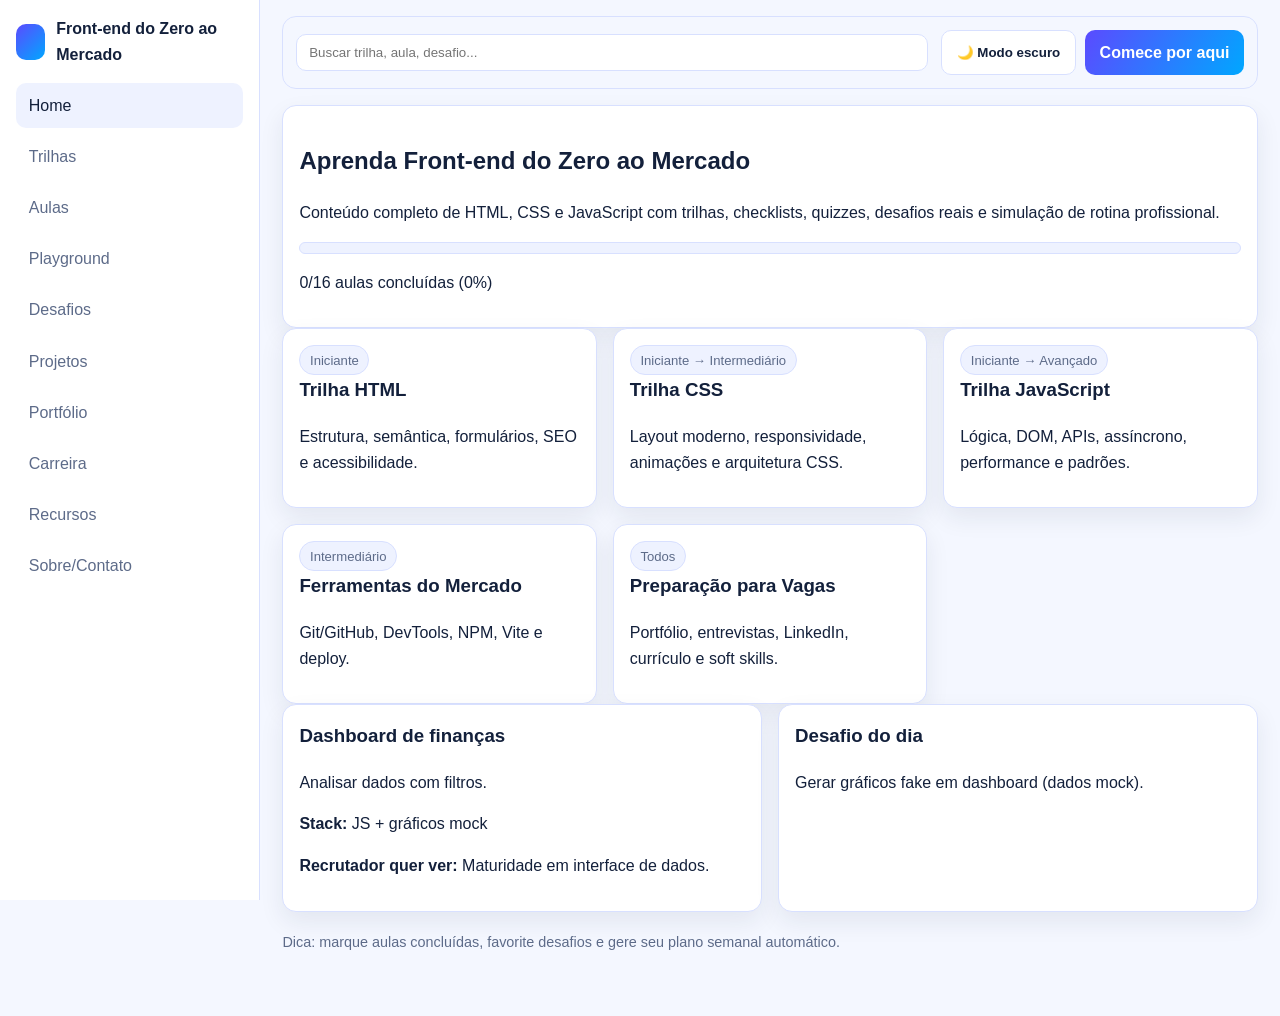
<file: index.html>
<!doctype html>
<html lang="pt-BR">
<head>
  <meta charset="UTF-8">
  <meta name="viewport" content="width=device-width, initial-scale=1.0">
  <meta name="description" content="Plataforma Front-end do Zero ao Mercado com trilhas, aulas, desafios e projetos.">
  <title>Front-end do Zero ao Mercado</title>
  <link rel="stylesheet" href="assets/css/styles.css">
</head>
<body>
  <div class="layout">
    <aside class="sidebar">
      <div class="brand"><span class="brand-badge"></span>Front-end do Zero ao Mercado</div>
      <nav class="nav-links">
        <a href="index.html">Home</a><a href="trilhas.html">Trilhas</a><a href="aulas.html">Aulas</a><a href="playground.html">Playground</a><a href="desafios.html">Desafios</a><a href="projetos.html">Projetos</a><a href="portfolio.html">Portfólio</a><a href="carreira.html">Carreira</a><a href="recursos.html">Recursos</a><a href="sobre.html">Sobre/Contato</a>
      </nav>
    </aside>
    <main class="content">
      <header class="topbar">
        <div class="search"><input id="globalSearch" placeholder="Buscar trilha, aula, desafio..."></div>
        <div class="inline-actions"><button id="themeToggle">🌙 Modo escuro</button><a class="button primary" href="trilhas.html">Comece por aqui</a></div>
      </header>

      <section class="card">
        <h1>Aprenda Front-end do Zero ao Mercado</h1>
        <p>Conteúdo completo de HTML, CSS e JavaScript com trilhas, checklists, quizzes, desafios reais e simulação de rotina profissional.</p>
        <div class="progress-wrap"><div class="progress-bar" data-progress-bar></div></div>
        <p data-progress-label></p>
      </section>

      <section class="grid cards-3" id="homeTracks"></section>

      <section class="grid cards-2">
        <article class="card" id="projectWeek"></article>
        <article class="card" id="challengeDay"></article>
      </section>

      <p class="footer-note">Dica: marque aulas concluídas, favorite desafios e gere seu plano semanal automático.</p>
    </main>
  </div>
  <script src="assets/js/data.js"></script>
  <script src="assets/js/main.js"></script>
  <script src="assets/js/pages.js"></script>
</body>
</html>
</file>
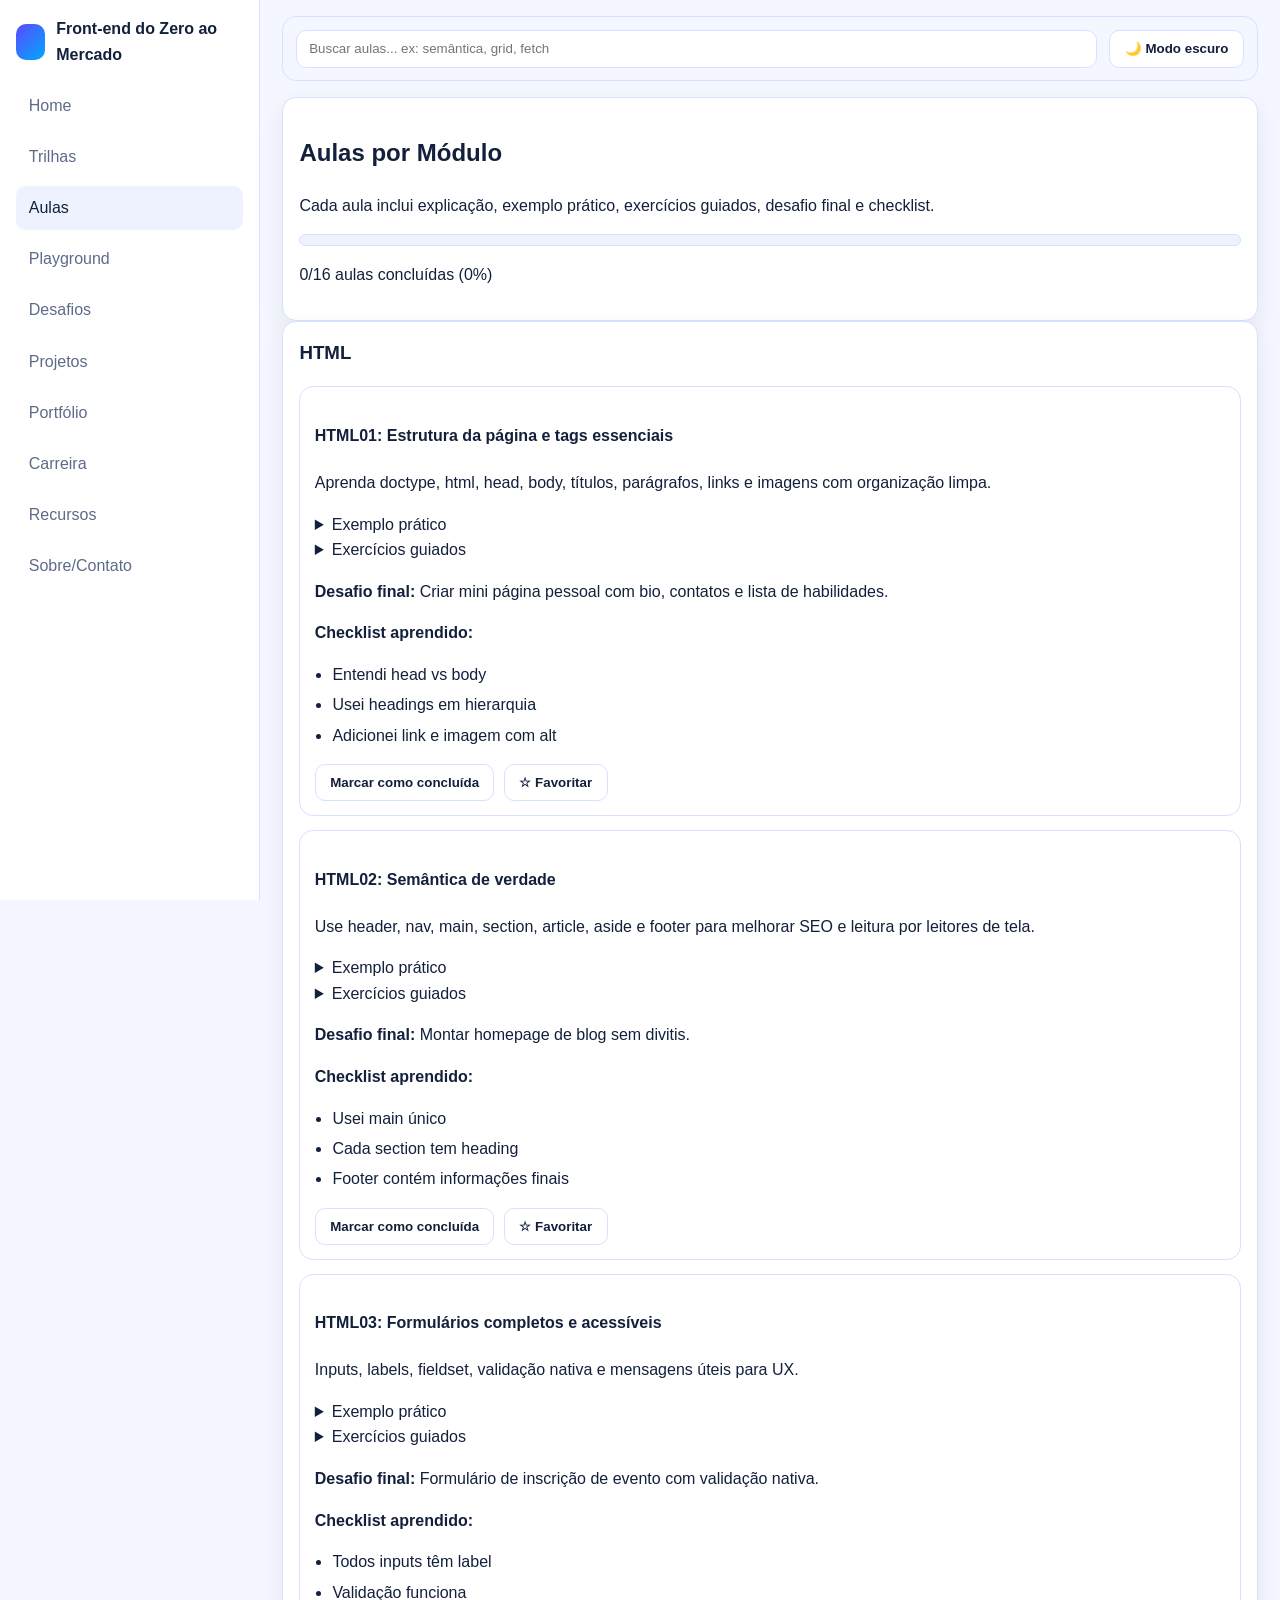
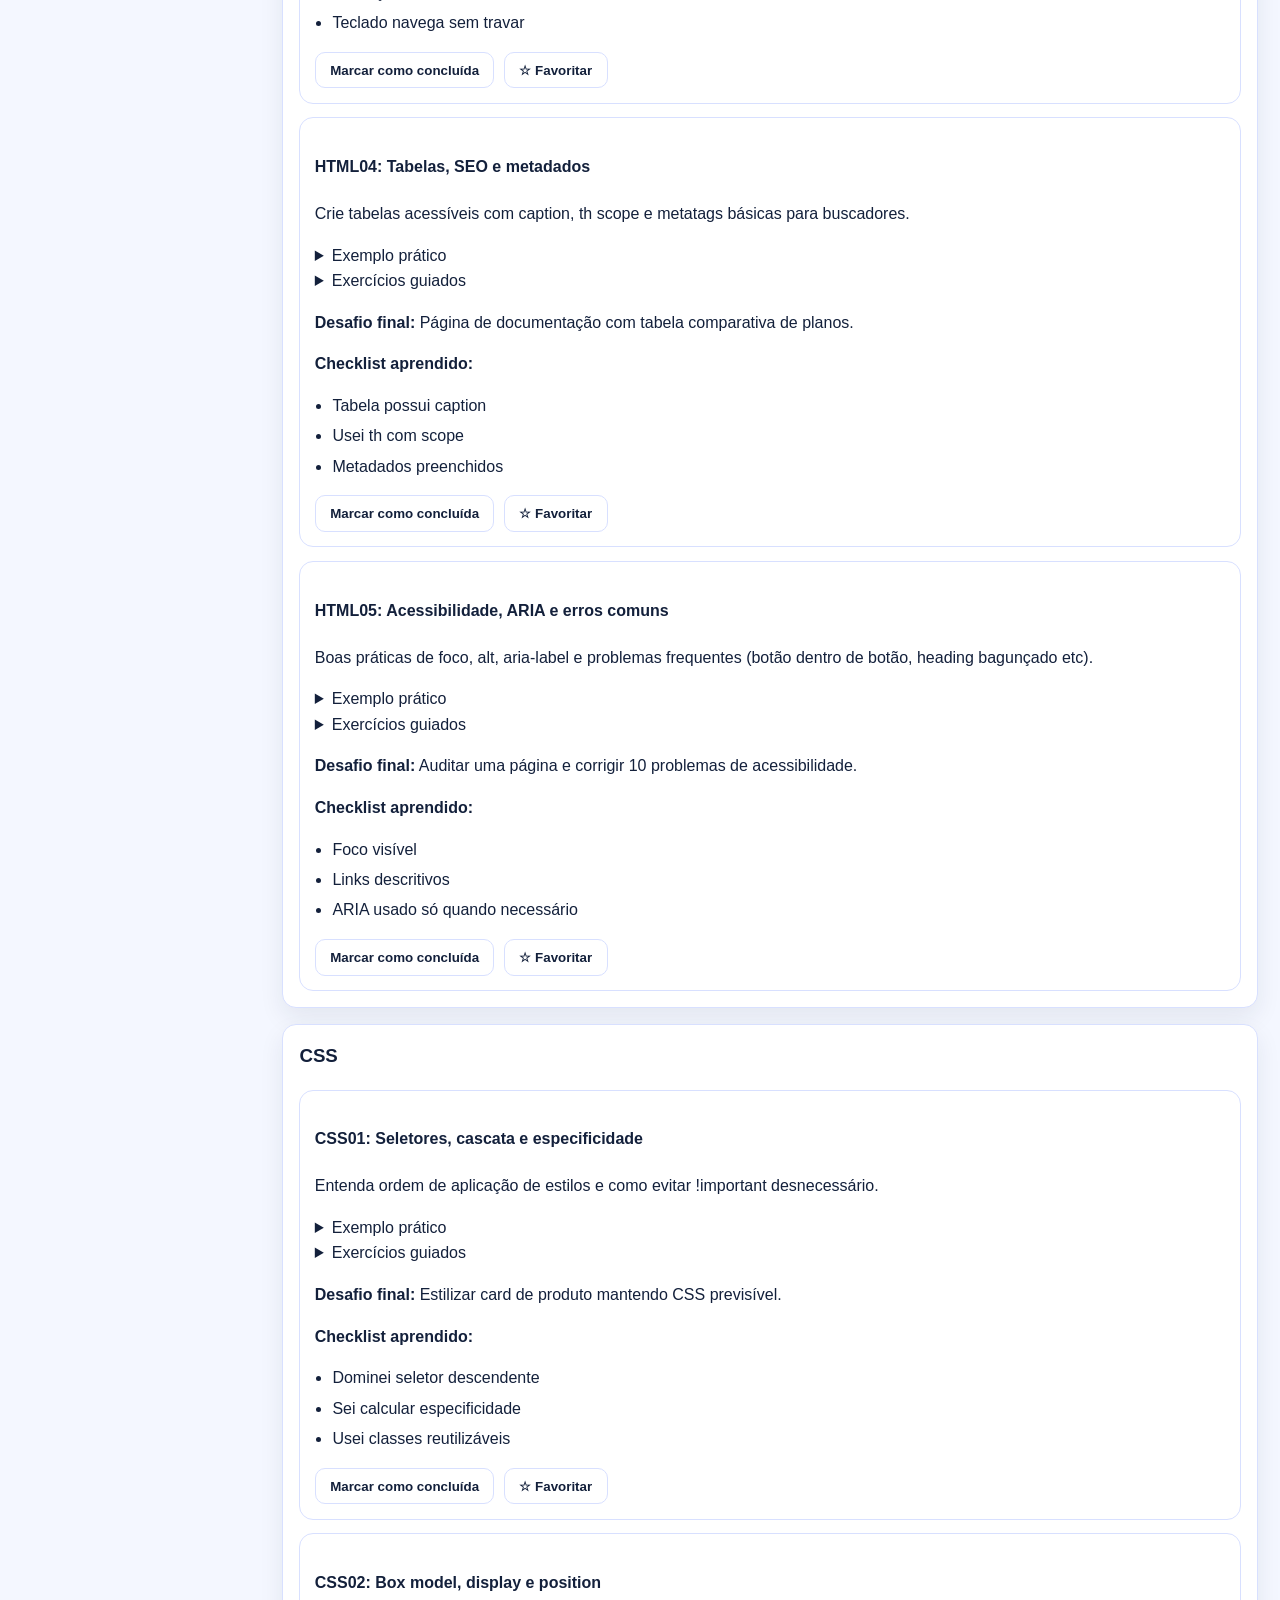
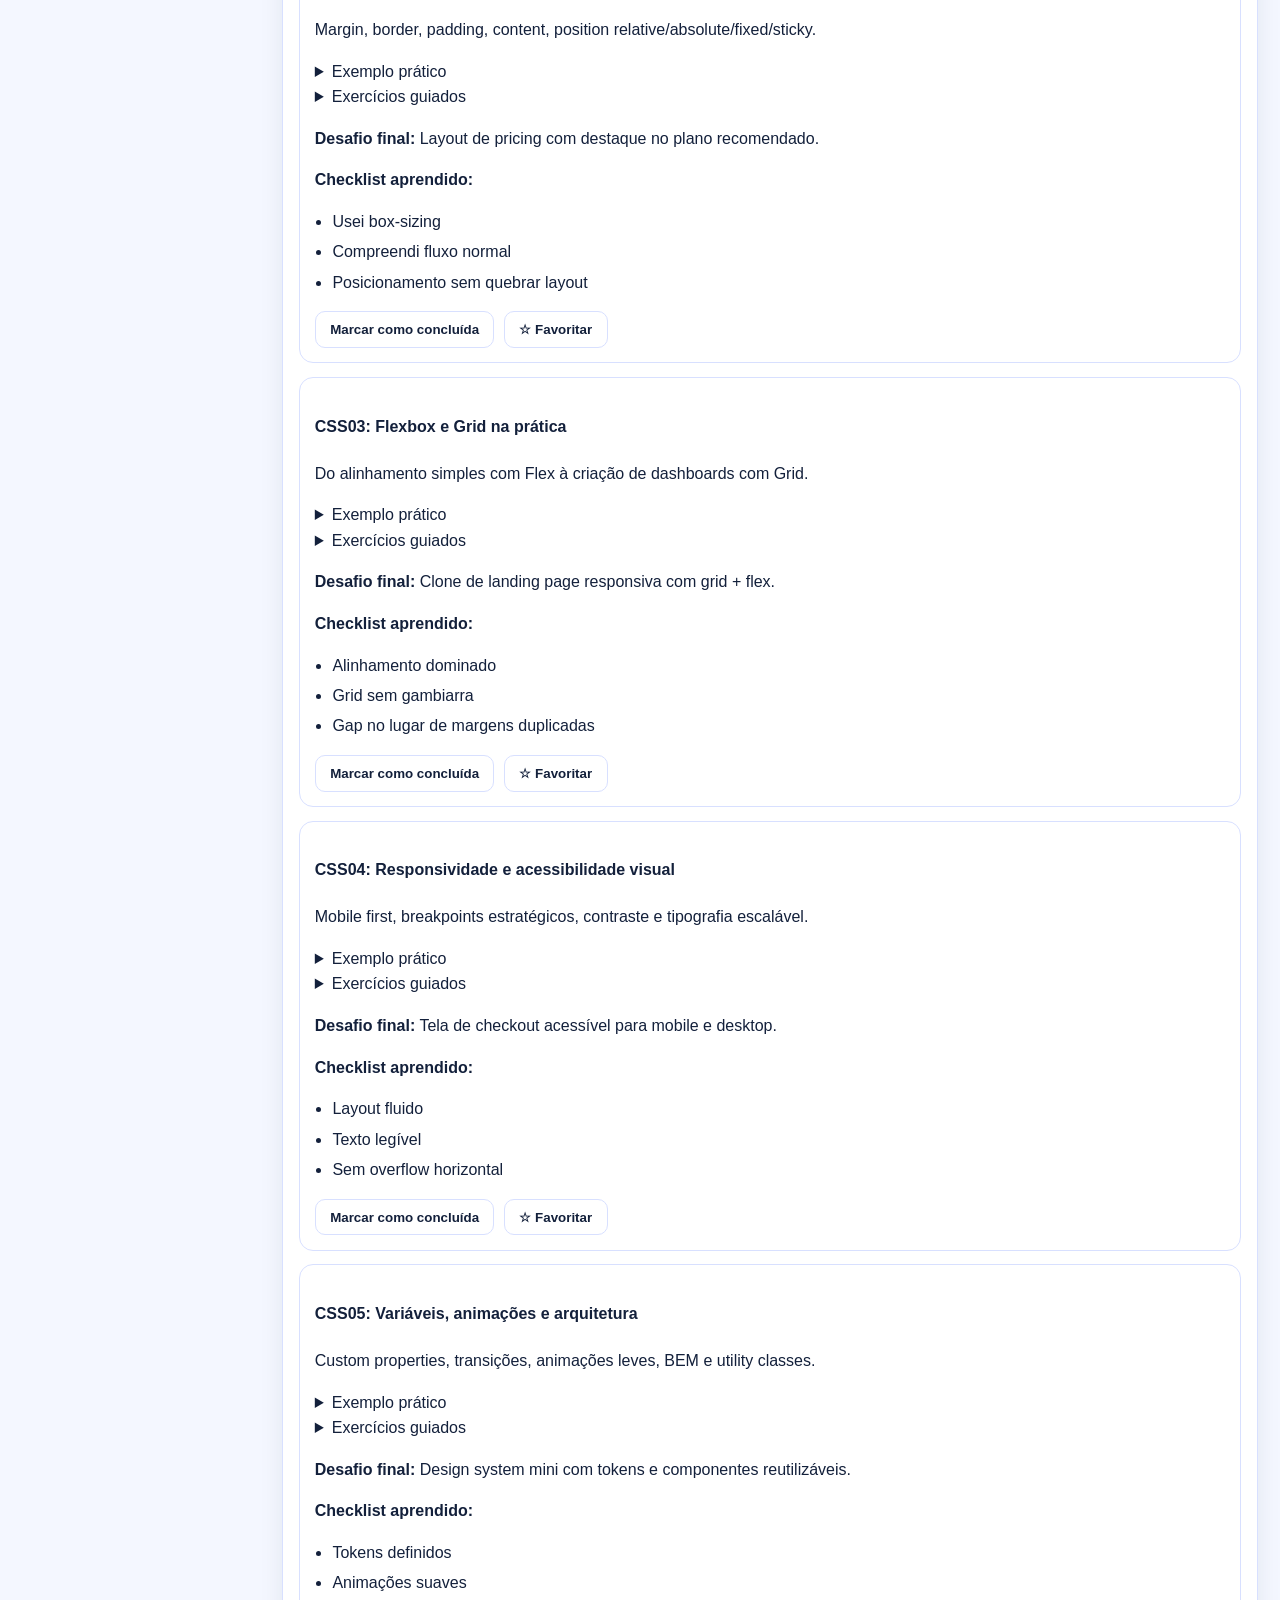
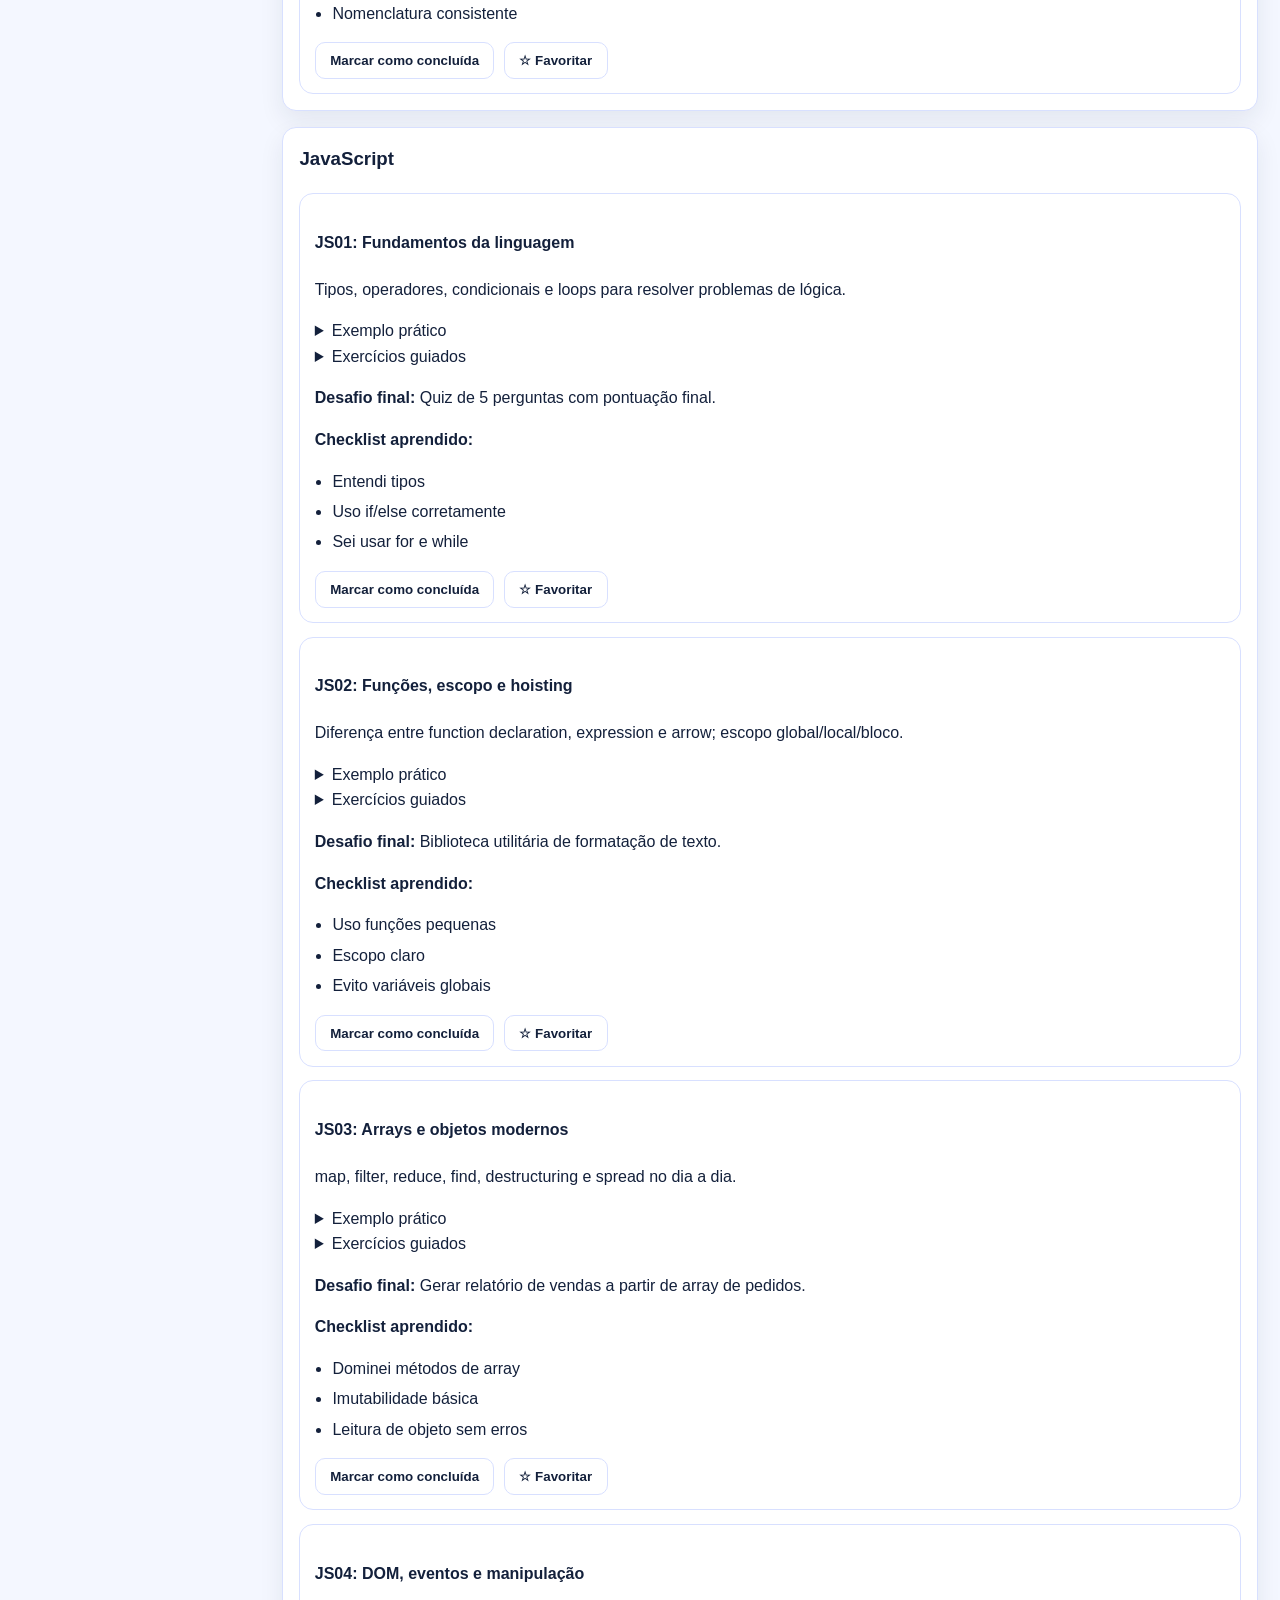
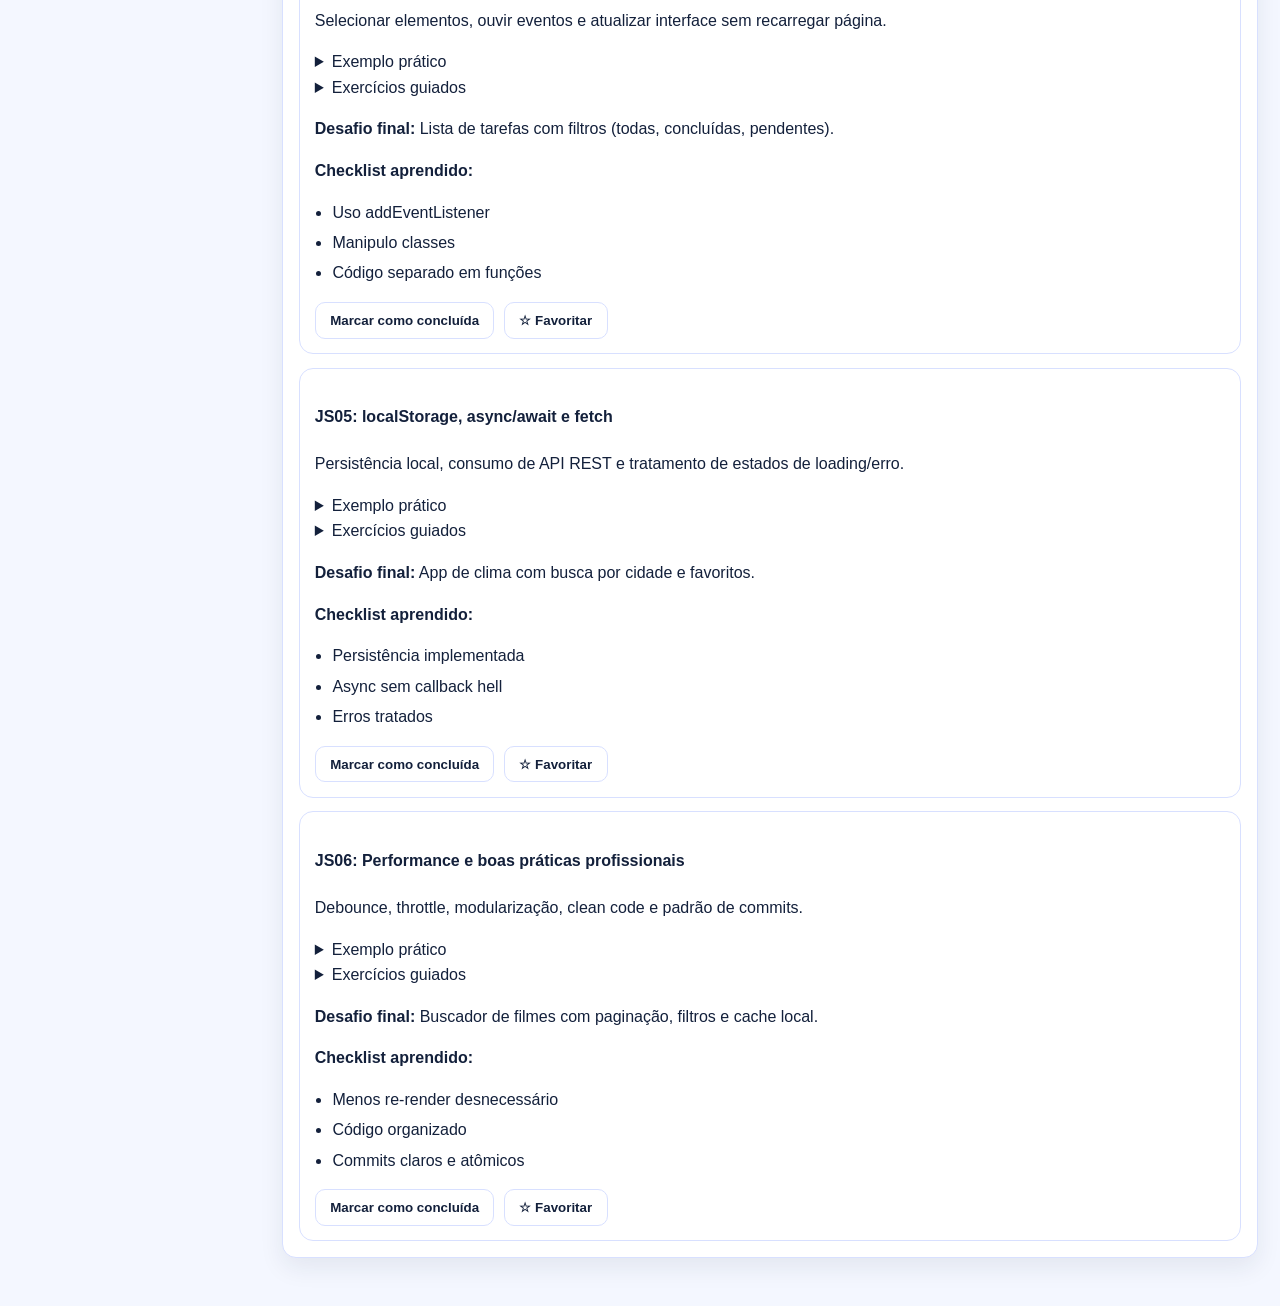
<file: aulas.html>
<!doctype html><html lang="pt-BR"><head><meta charset="UTF-8"><meta name="viewport" content="width=device-width, initial-scale=1.0"><title>Aulas | Front-end do Zero ao Mercado</title><link rel="stylesheet" href="assets/css/styles.css"></head><body><div class="layout"><aside class="sidebar"><div class="brand"><span class="brand-badge"></span>Front-end do Zero ao Mercado</div><nav class="nav-links"><a href="index.html">Home</a><a href="trilhas.html">Trilhas</a><a href="aulas.html">Aulas</a><a href="playground.html">Playground</a><a href="desafios.html">Desafios</a><a href="projetos.html">Projetos</a><a href="portfolio.html">Portfólio</a><a href="carreira.html">Carreira</a><a href="recursos.html">Recursos</a><a href="sobre.html">Sobre/Contato</a></nav></aside><main class="content"><header class="topbar"><div class="search"><input id="globalSearch" placeholder="Buscar aulas... ex: semântica, grid, fetch"></div><button id="themeToggle">🌙 Modo escuro</button></header><section class="card"><h1>Aulas por Módulo</h1><p>Cada aula inclui explicação, exemplo prático, exercícios guiados, desafio final e checklist.</p><div class="progress-wrap"><div class="progress-bar" data-progress-bar></div></div><p data-progress-label></p></section><section id="lessonModules" class="grid"></section></main></div><script src="assets/js/data.js"></script><script src="assets/js/main.js"></script><script src="assets/js/pages.js"></script></body></html>
</file>
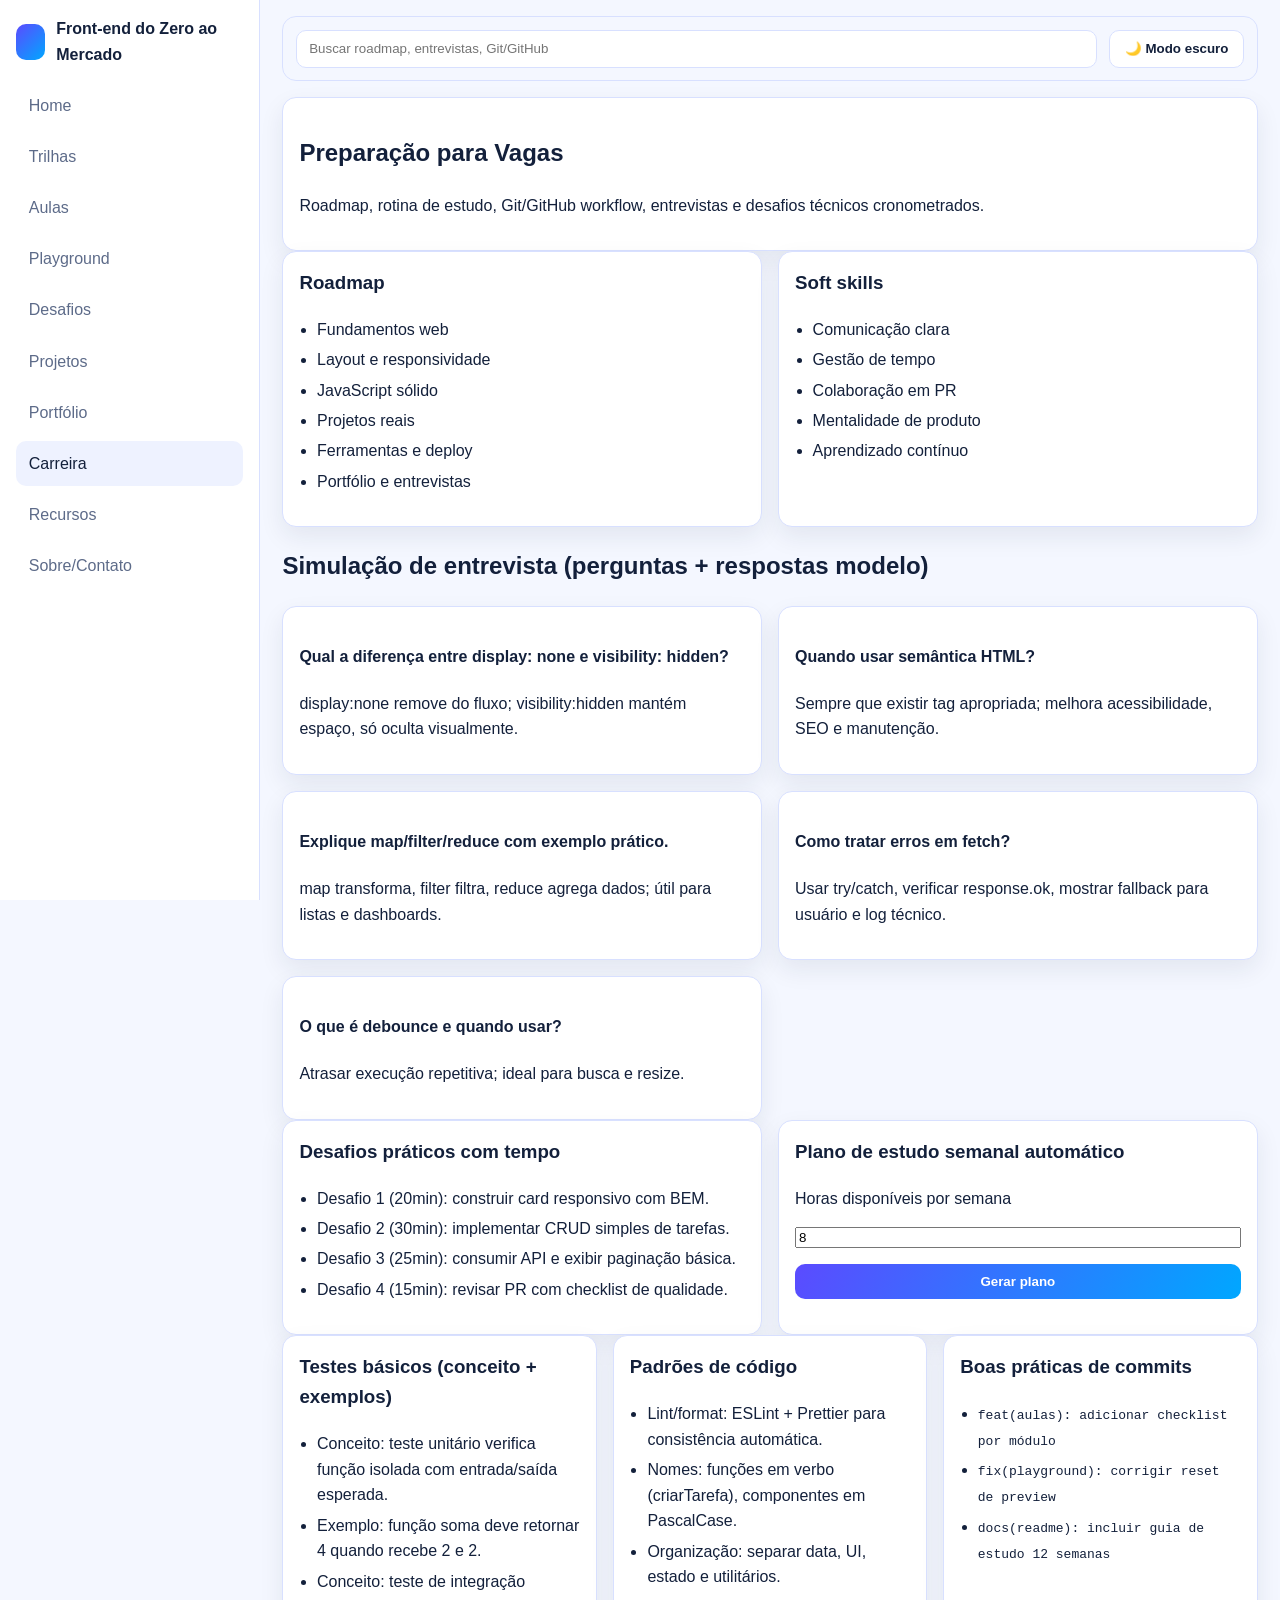
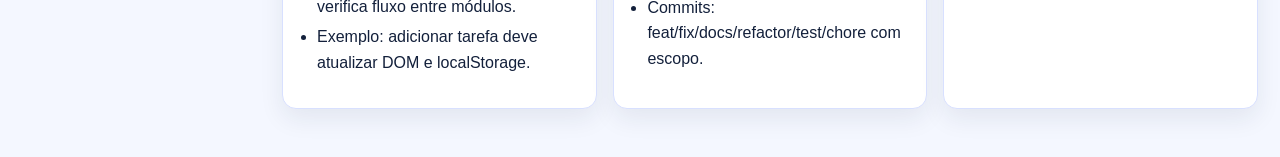
<file: carreira.html>
<!doctype html><html lang="pt-BR"><head><meta charset="UTF-8"><meta name="viewport" content="width=device-width, initial-scale=1.0"><title>Carreira | Front-end do Zero ao Mercado</title><link rel="stylesheet" href="assets/css/styles.css"></head><body><div class="layout"><aside class="sidebar"><div class="brand"><span class="brand-badge"></span>Front-end do Zero ao Mercado</div><nav class="nav-links"><a href="index.html">Home</a><a href="trilhas.html">Trilhas</a><a href="aulas.html">Aulas</a><a href="playground.html">Playground</a><a href="desafios.html">Desafios</a><a href="projetos.html">Projetos</a><a href="portfolio.html">Portfólio</a><a href="carreira.html">Carreira</a><a href="recursos.html">Recursos</a><a href="sobre.html">Sobre/Contato</a></nav></aside><main class="content"><header class="topbar"><div class="search"><input id="globalSearch" placeholder="Buscar roadmap, entrevistas, Git/GitHub"></div><button id="themeToggle">🌙 Modo escuro</button></header><section class="card"><h1>Preparação para Vagas</h1><p>Roadmap, rotina de estudo, Git/GitHub workflow, entrevistas e desafios técnicos cronometrados.</p></section><section class="grid cards-2"><article class="card"><h3>Roadmap</h3><ul class="checklist" id="roadmapList"></ul></article><article class="card"><h3>Soft skills</h3><ul class="checklist" id="softSkillsList"></ul></article></section><section><h2>Simulação de entrevista (perguntas + respostas modelo)</h2><div id="interviewList" class="grid cards-2"></div></section><section class="grid cards-2"><article class="card"><h3>Desafios práticos com tempo</h3><ul class="checklist" id="simulacaoList"></ul></article><article class="card"><h3>Plano de estudo semanal automático</h3><form id="studyPlanForm" class="grid"><label for="hoursWeek">Horas disponíveis por semana</label><input id="hoursWeek" type="number" min="1" max="40" value="8"><button class="primary" type="submit">Gerar plano</button></form><div id="studyPlanResult"></div></article></section><section class="grid cards-3"><article class="card"><h3>Testes básicos (conceito + exemplos)</h3><ul class="checklist" id="testesList"></ul></article><article class="card"><h3>Padrões de código</h3><ul class="checklist" id="padroesList"></ul></article><article class="card"><h3>Boas práticas de commits</h3><ul class="checklist" id="commitsList"></ul></article></section></main></div><script src="assets/js/data.js"></script><script src="assets/js/main.js"></script><script src="assets/js/pages.js"></script></body></html>
</file>
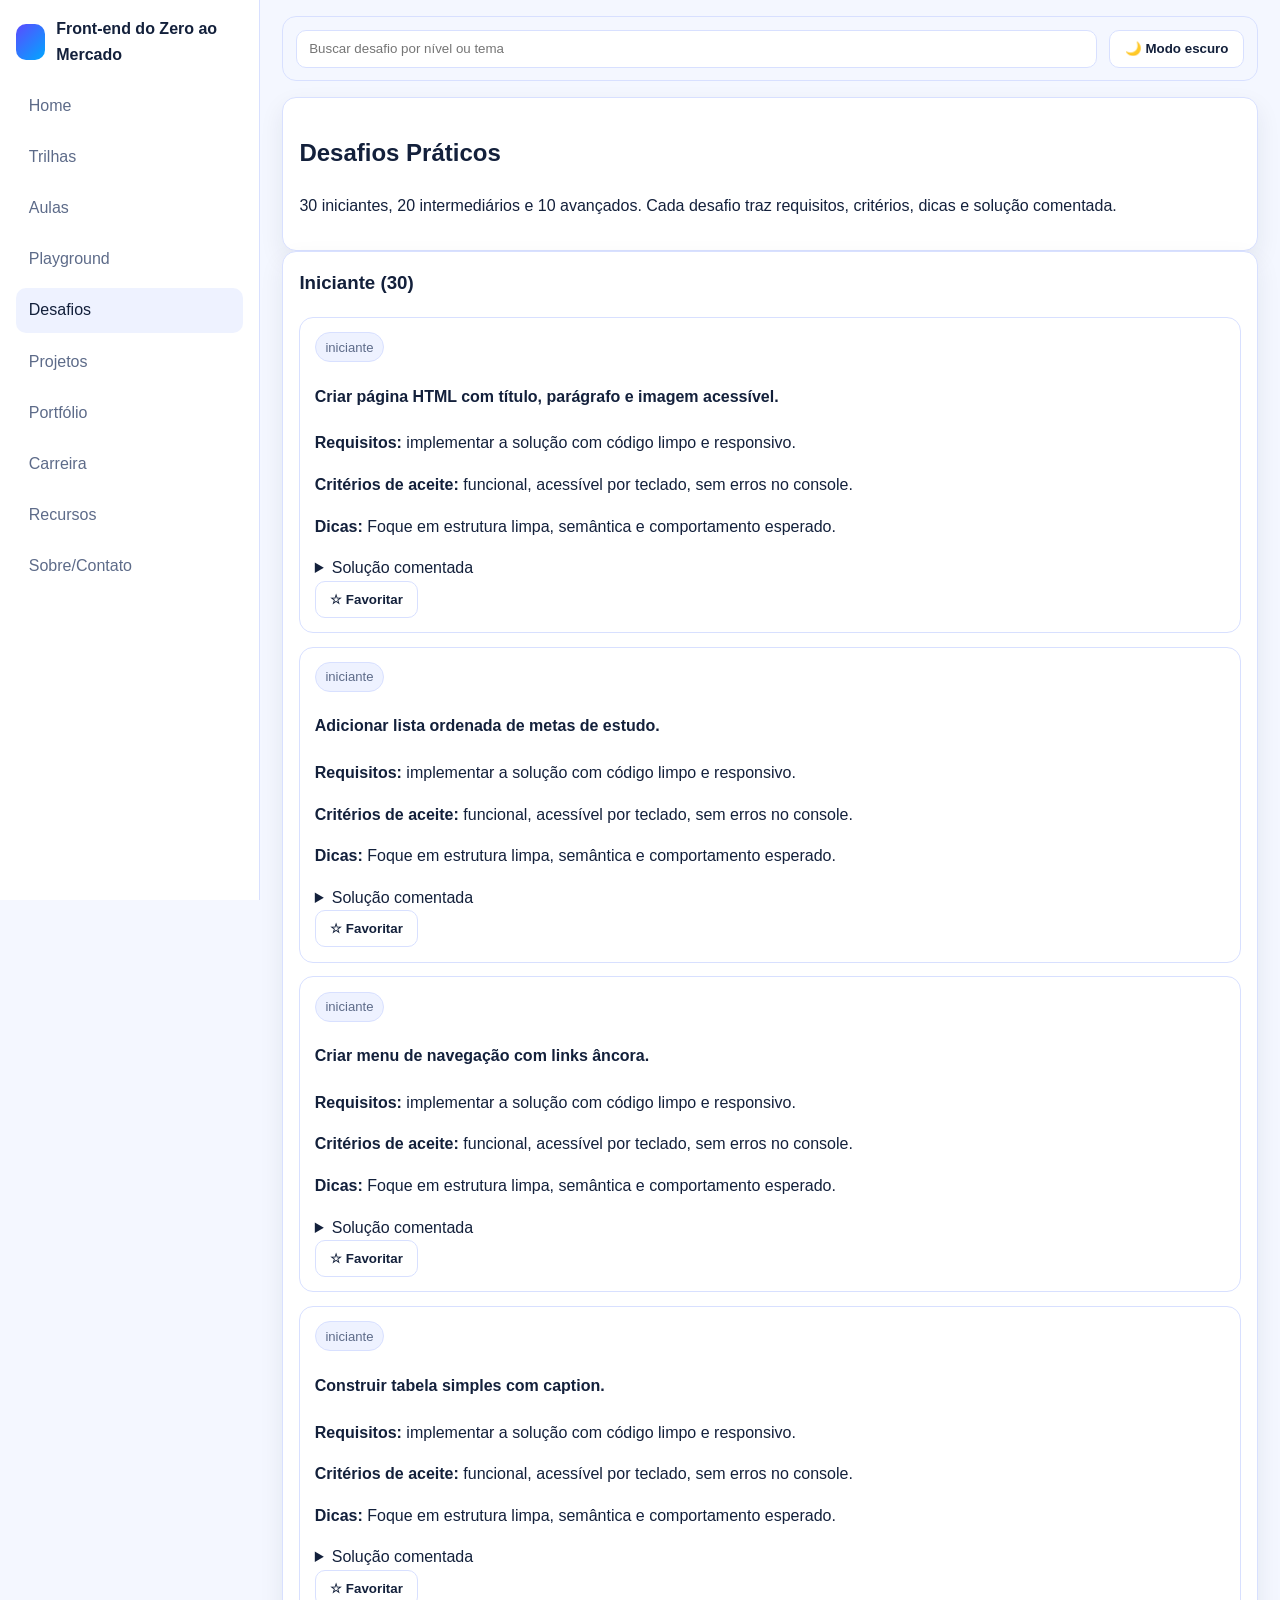
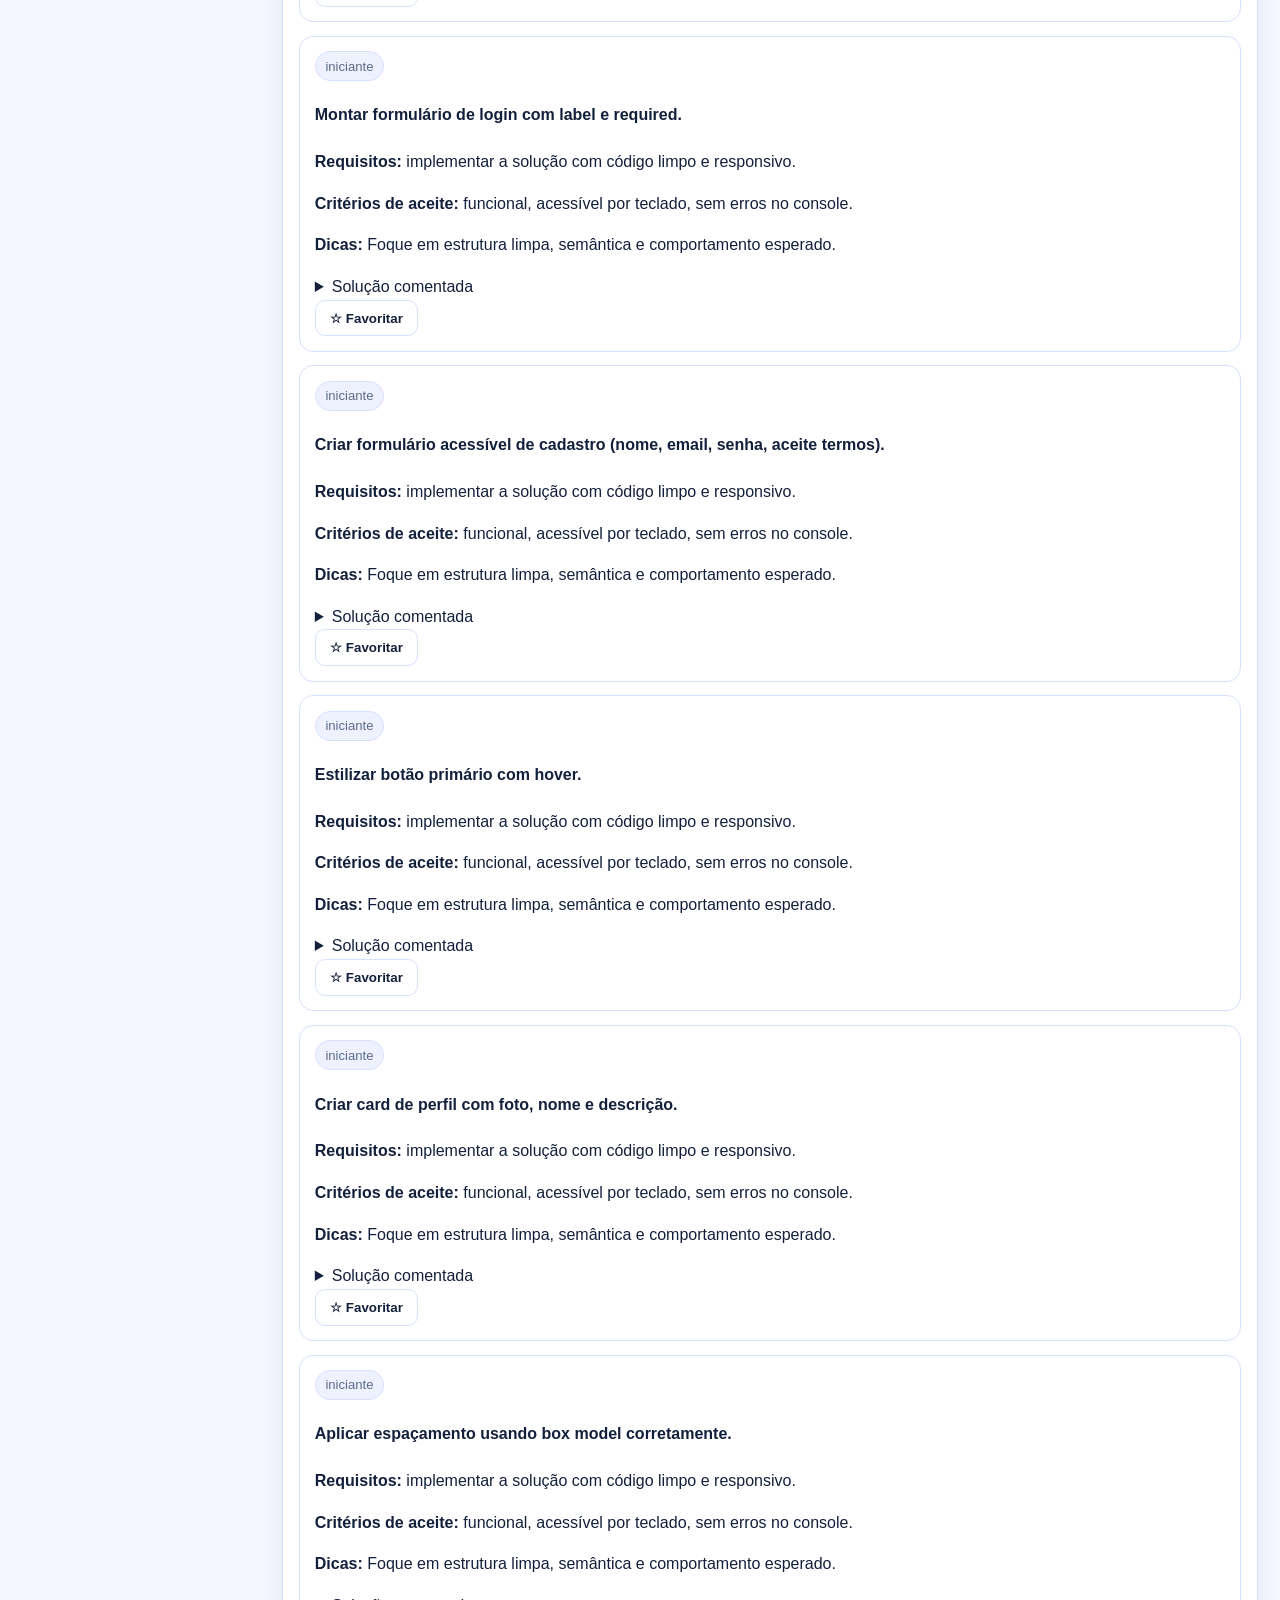
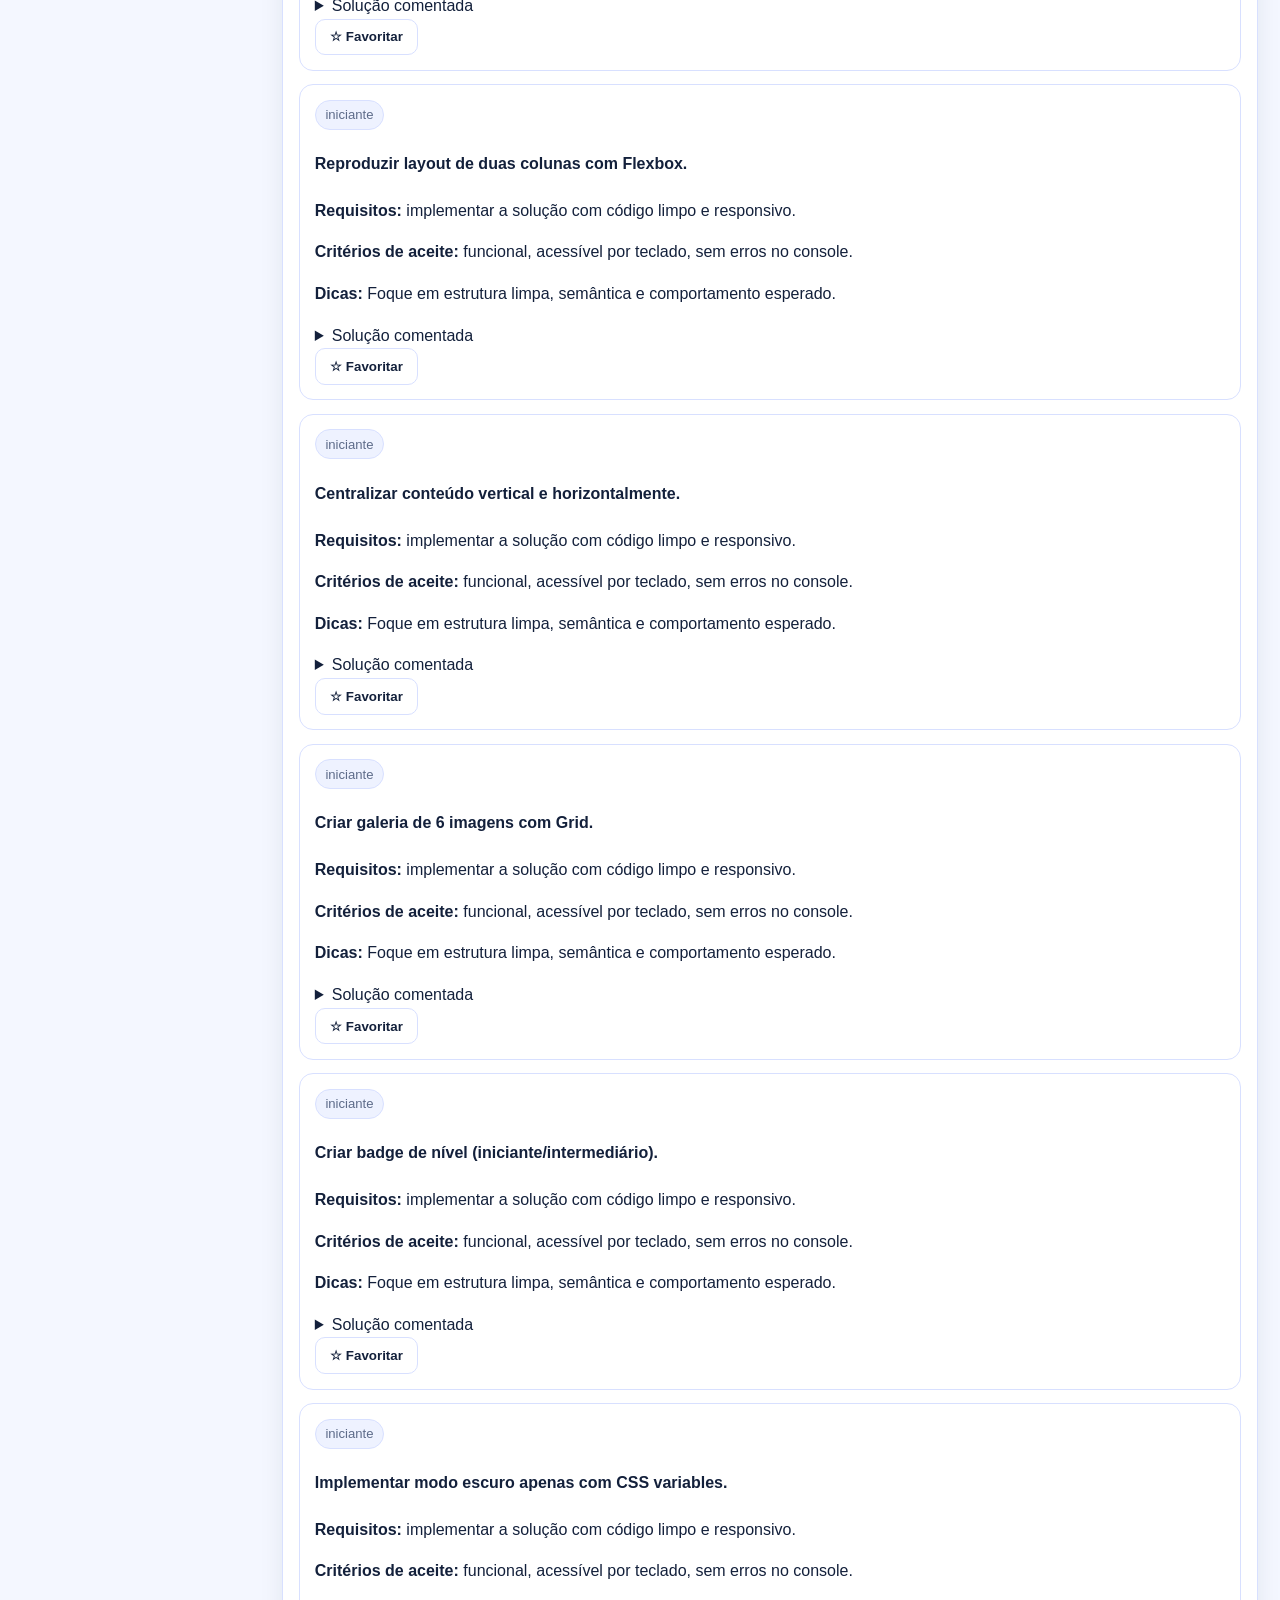
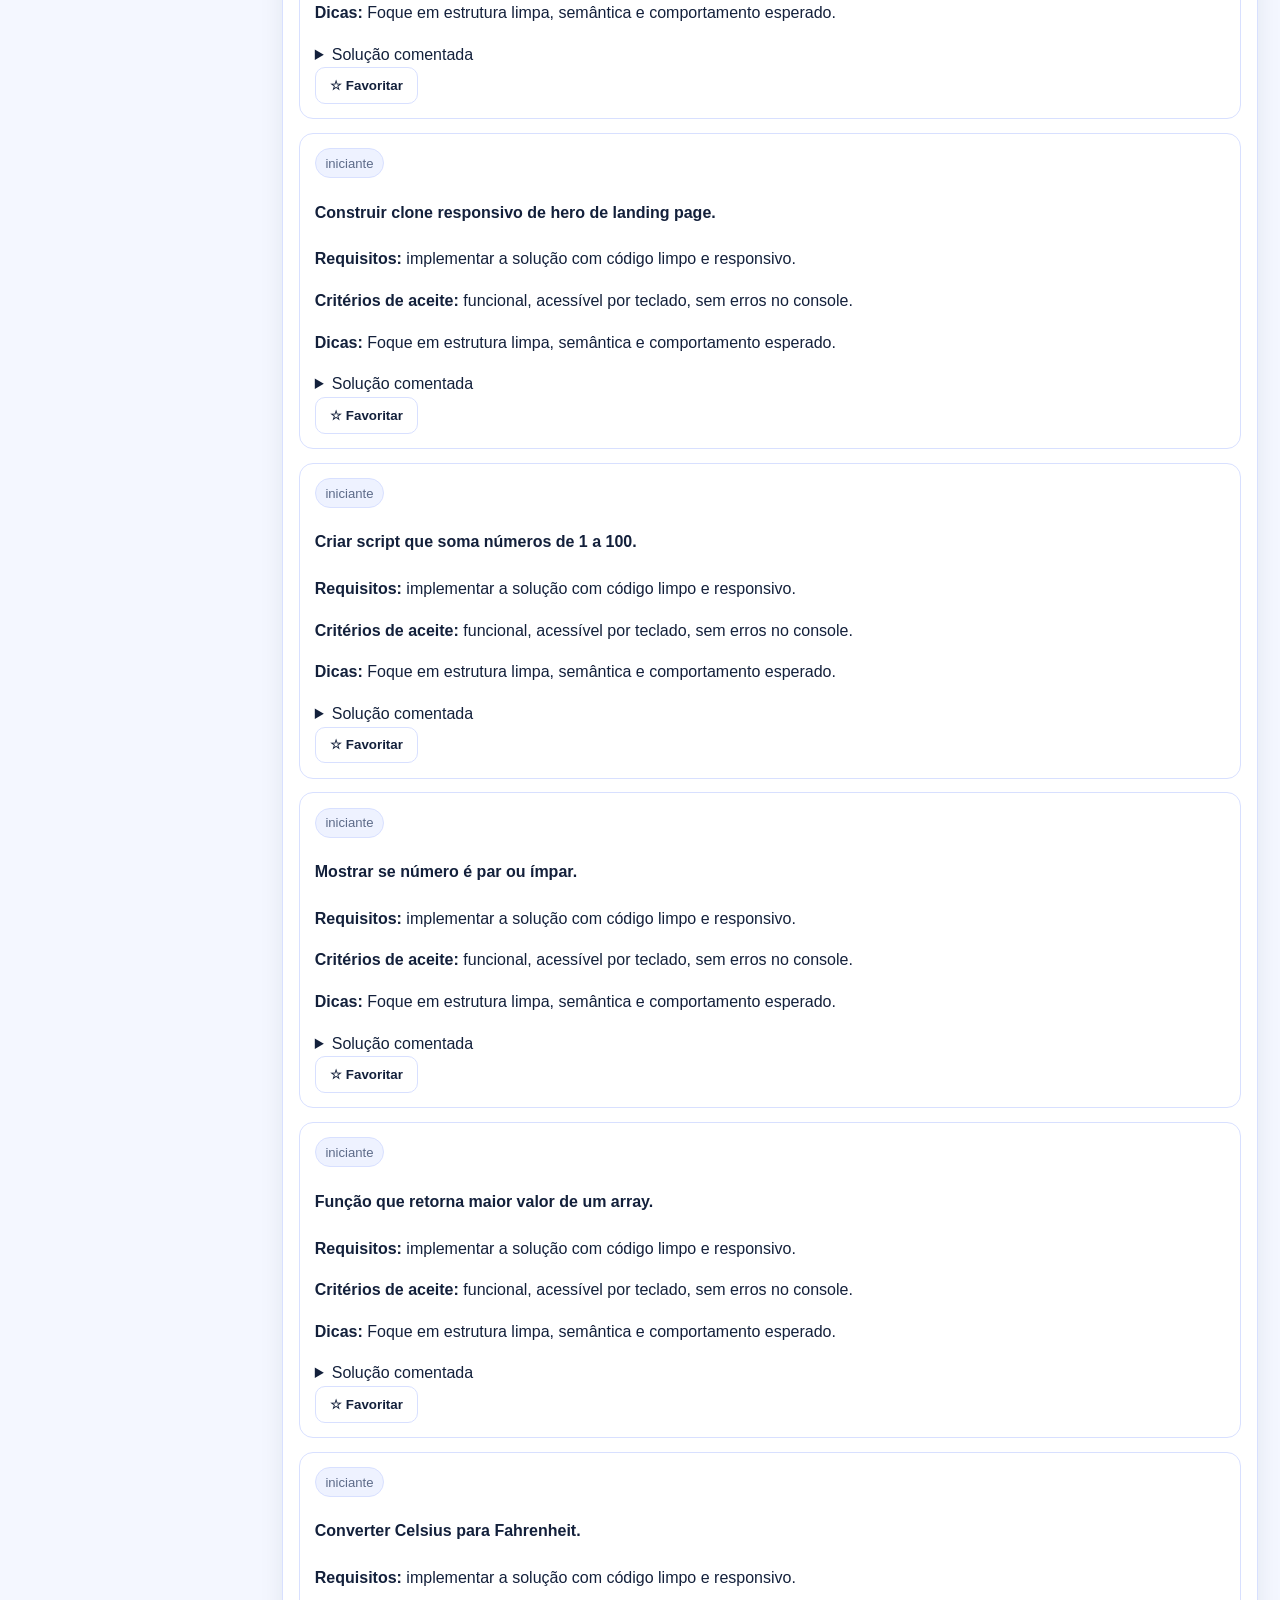
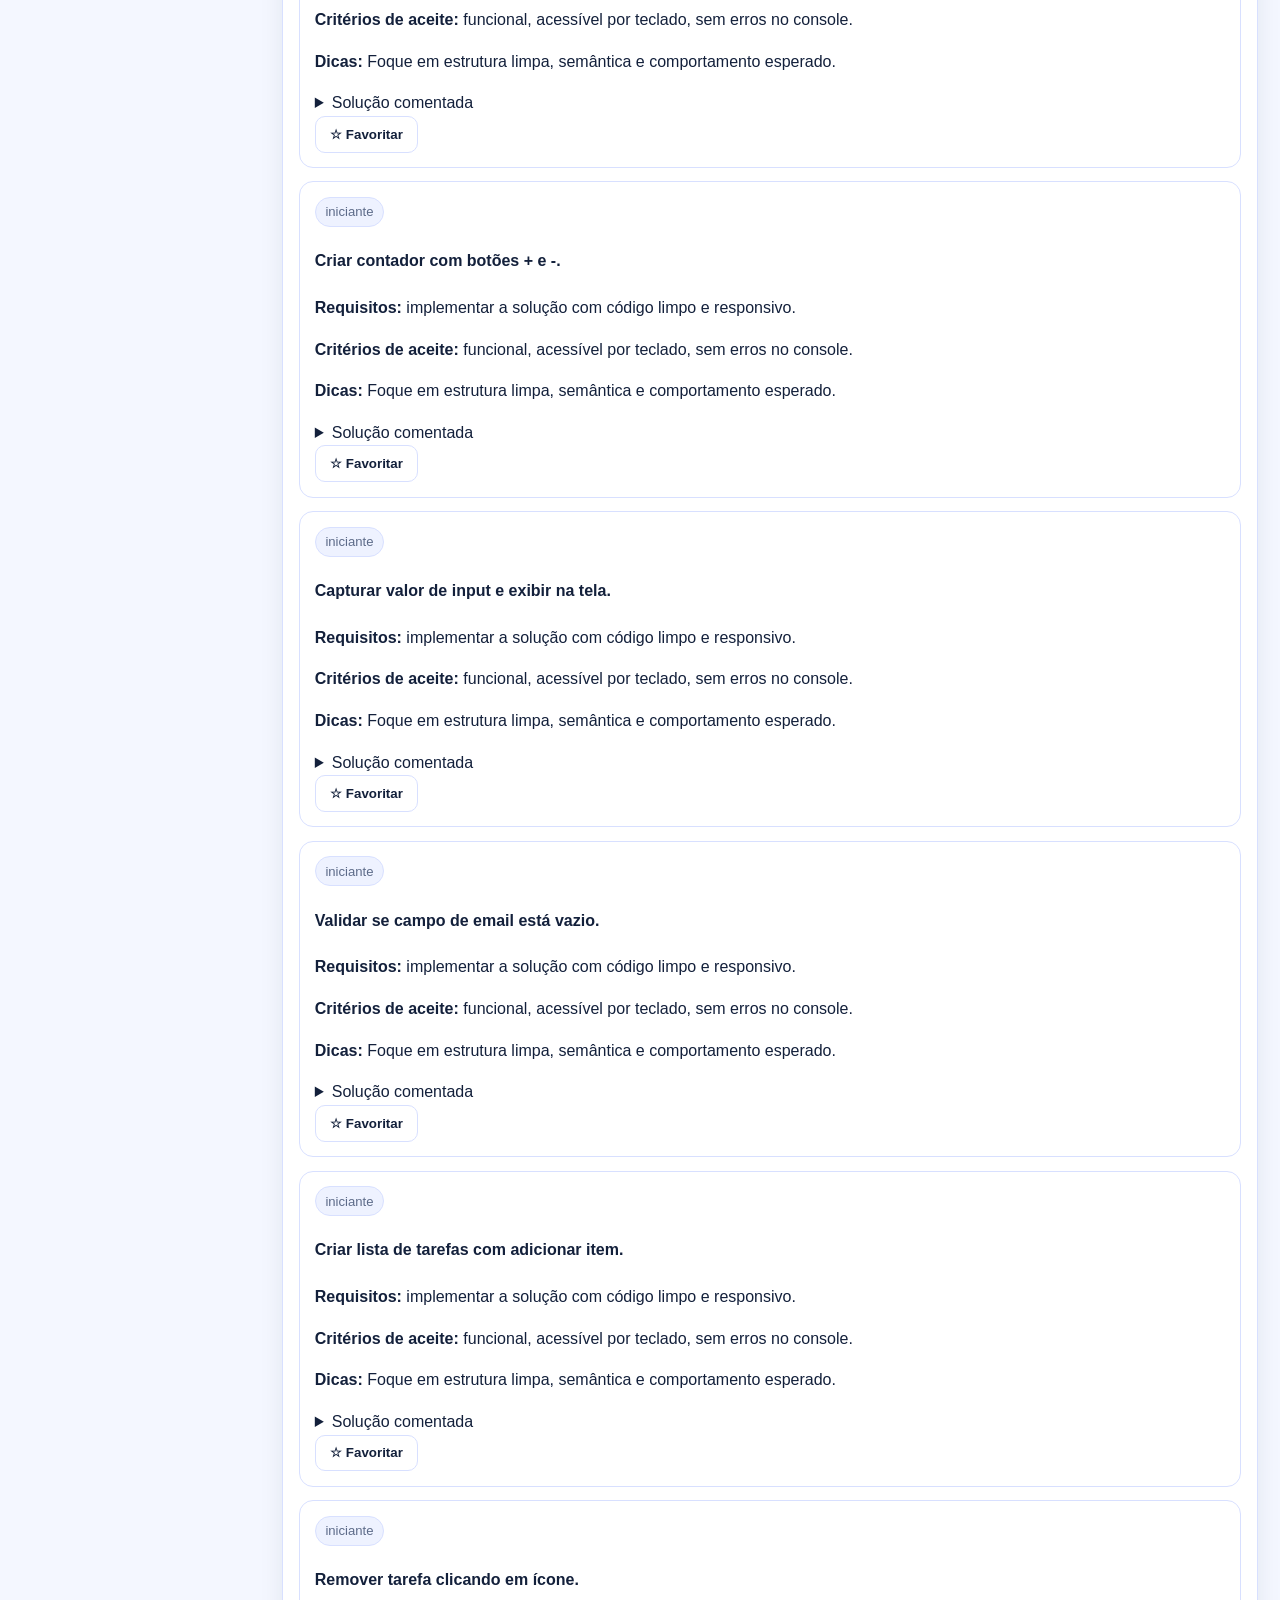
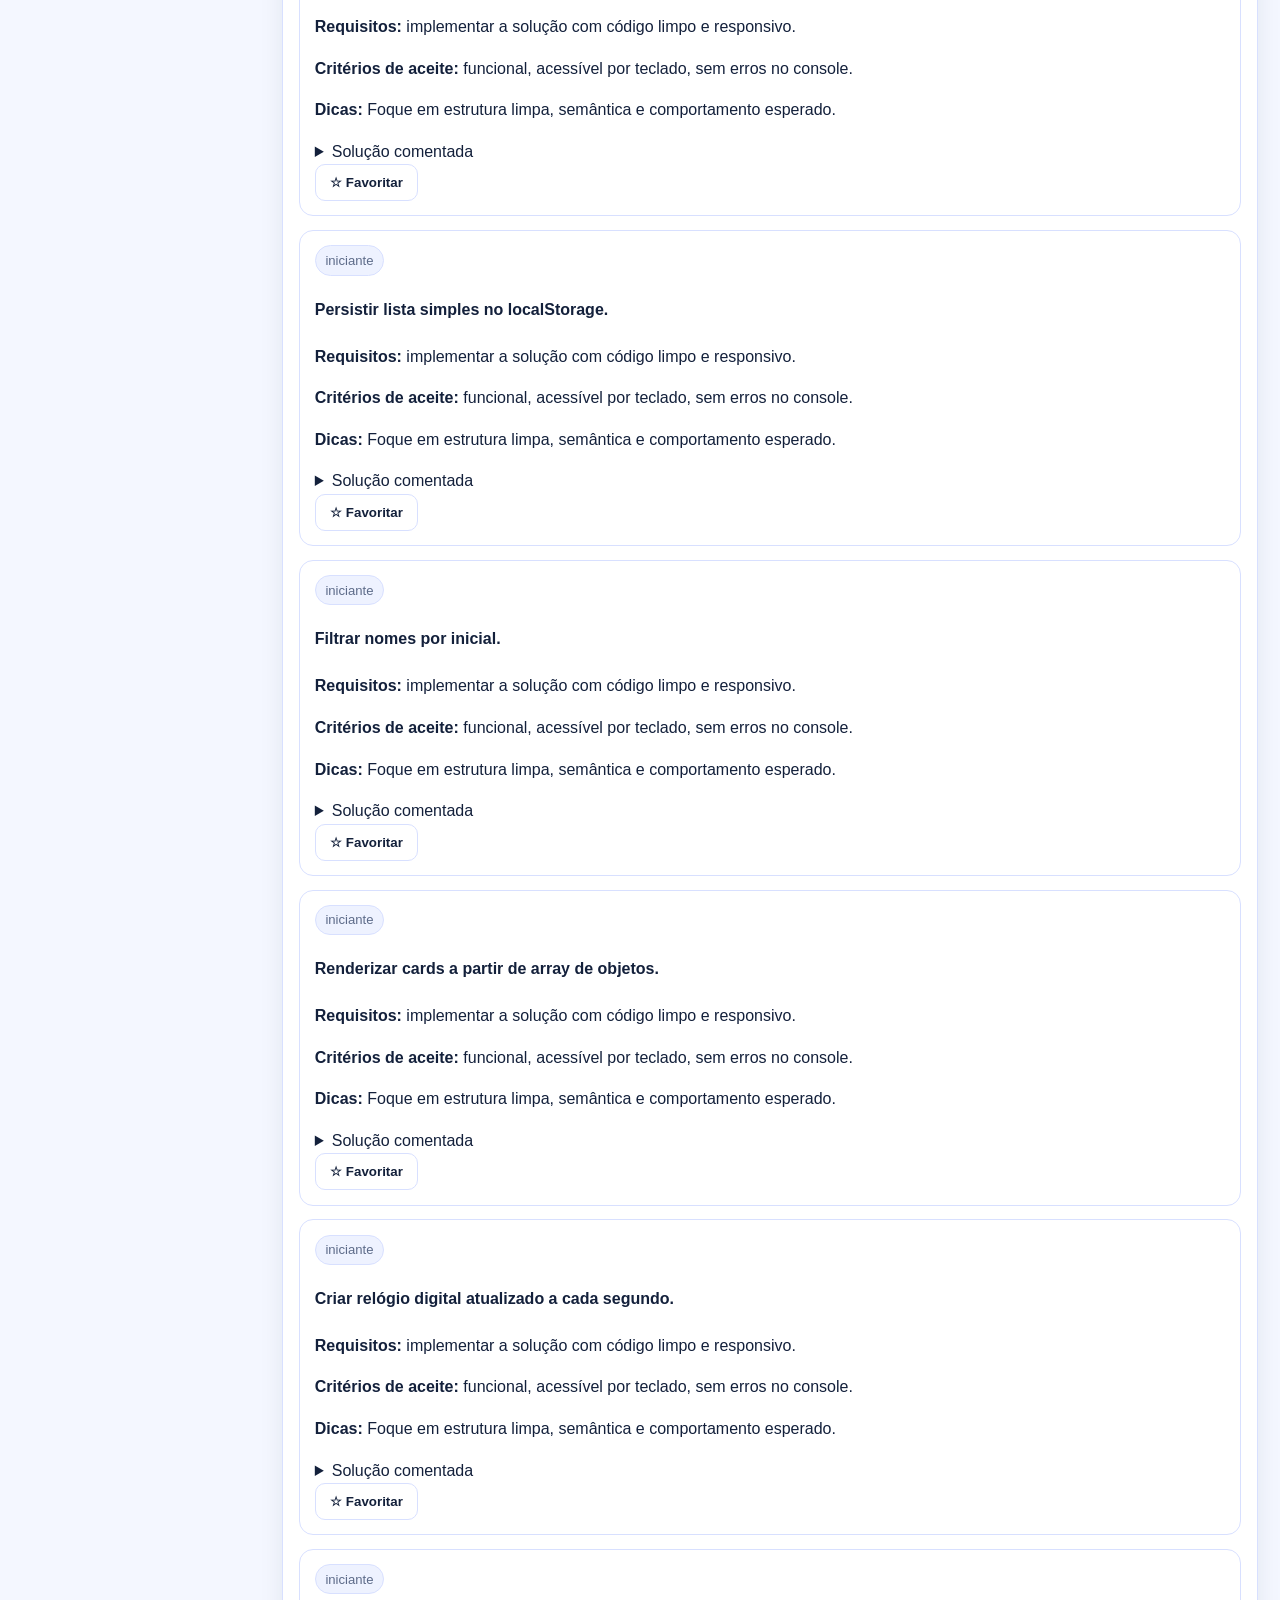
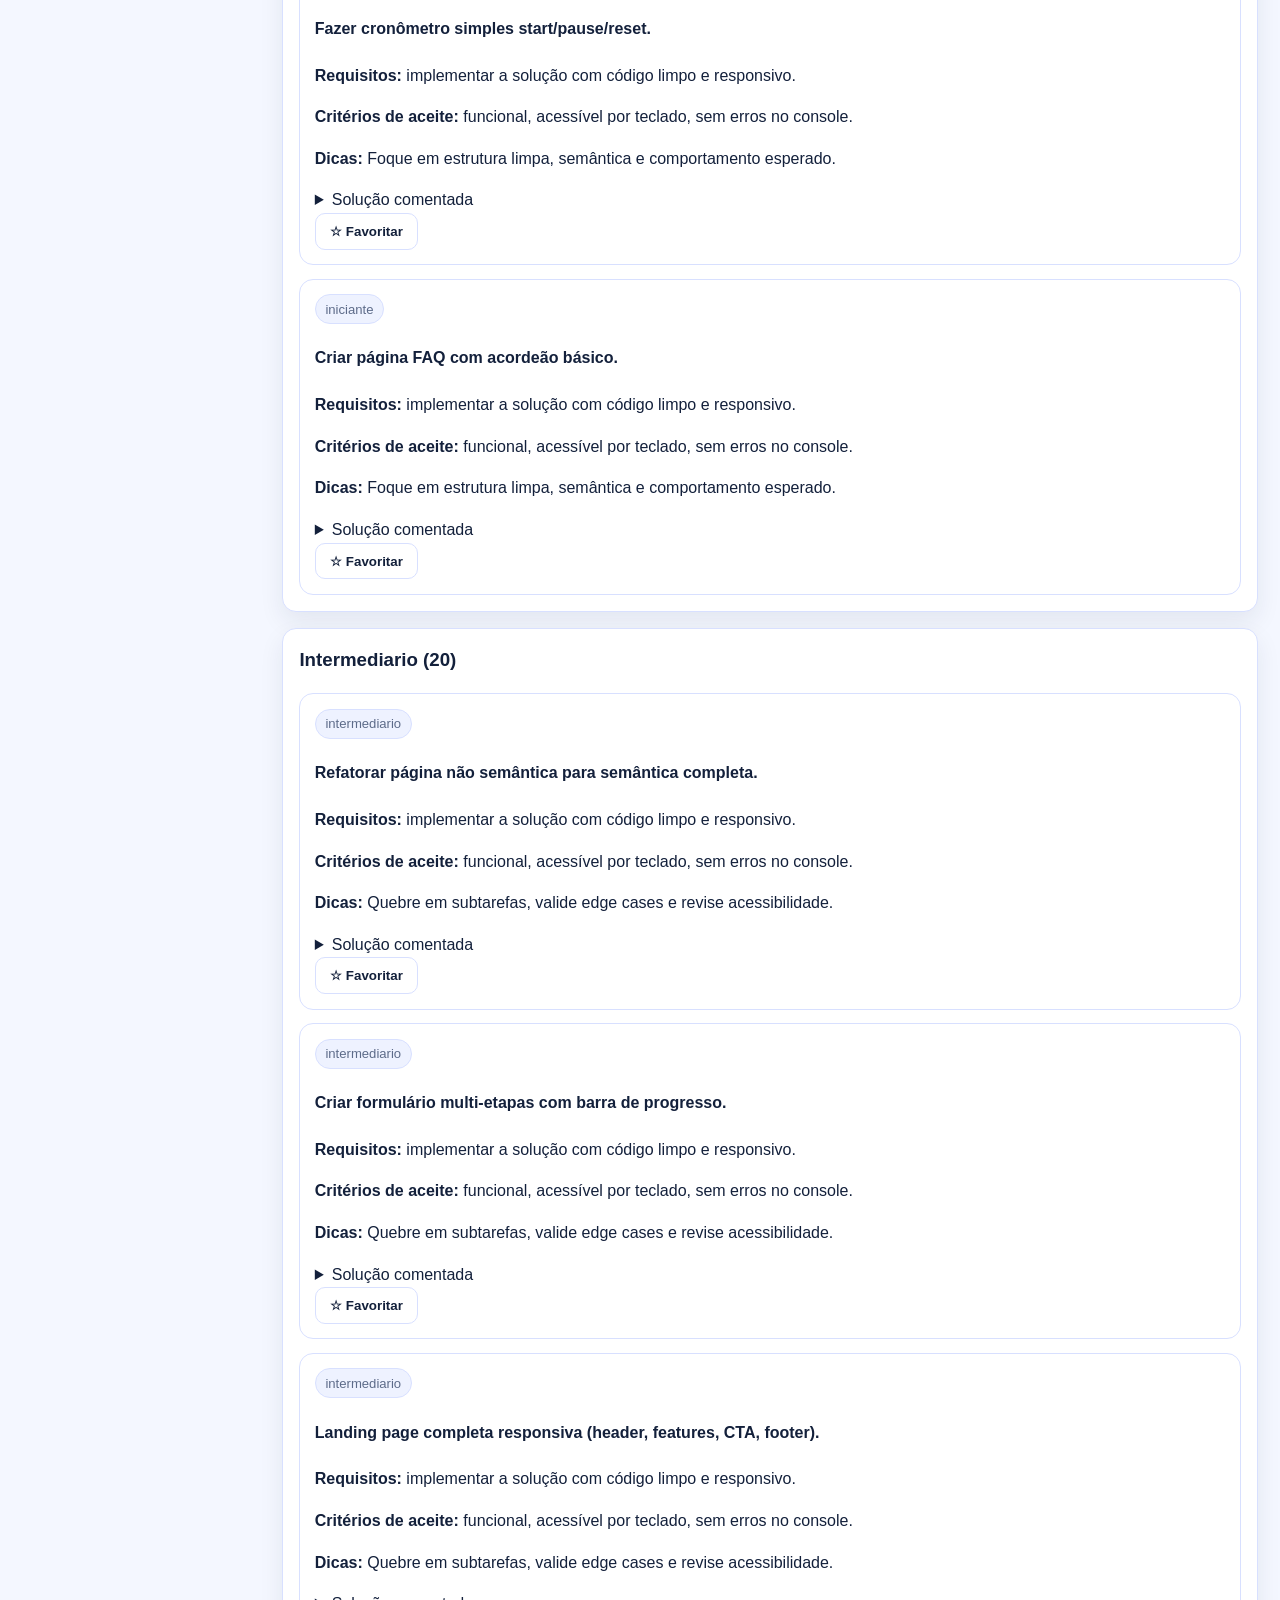
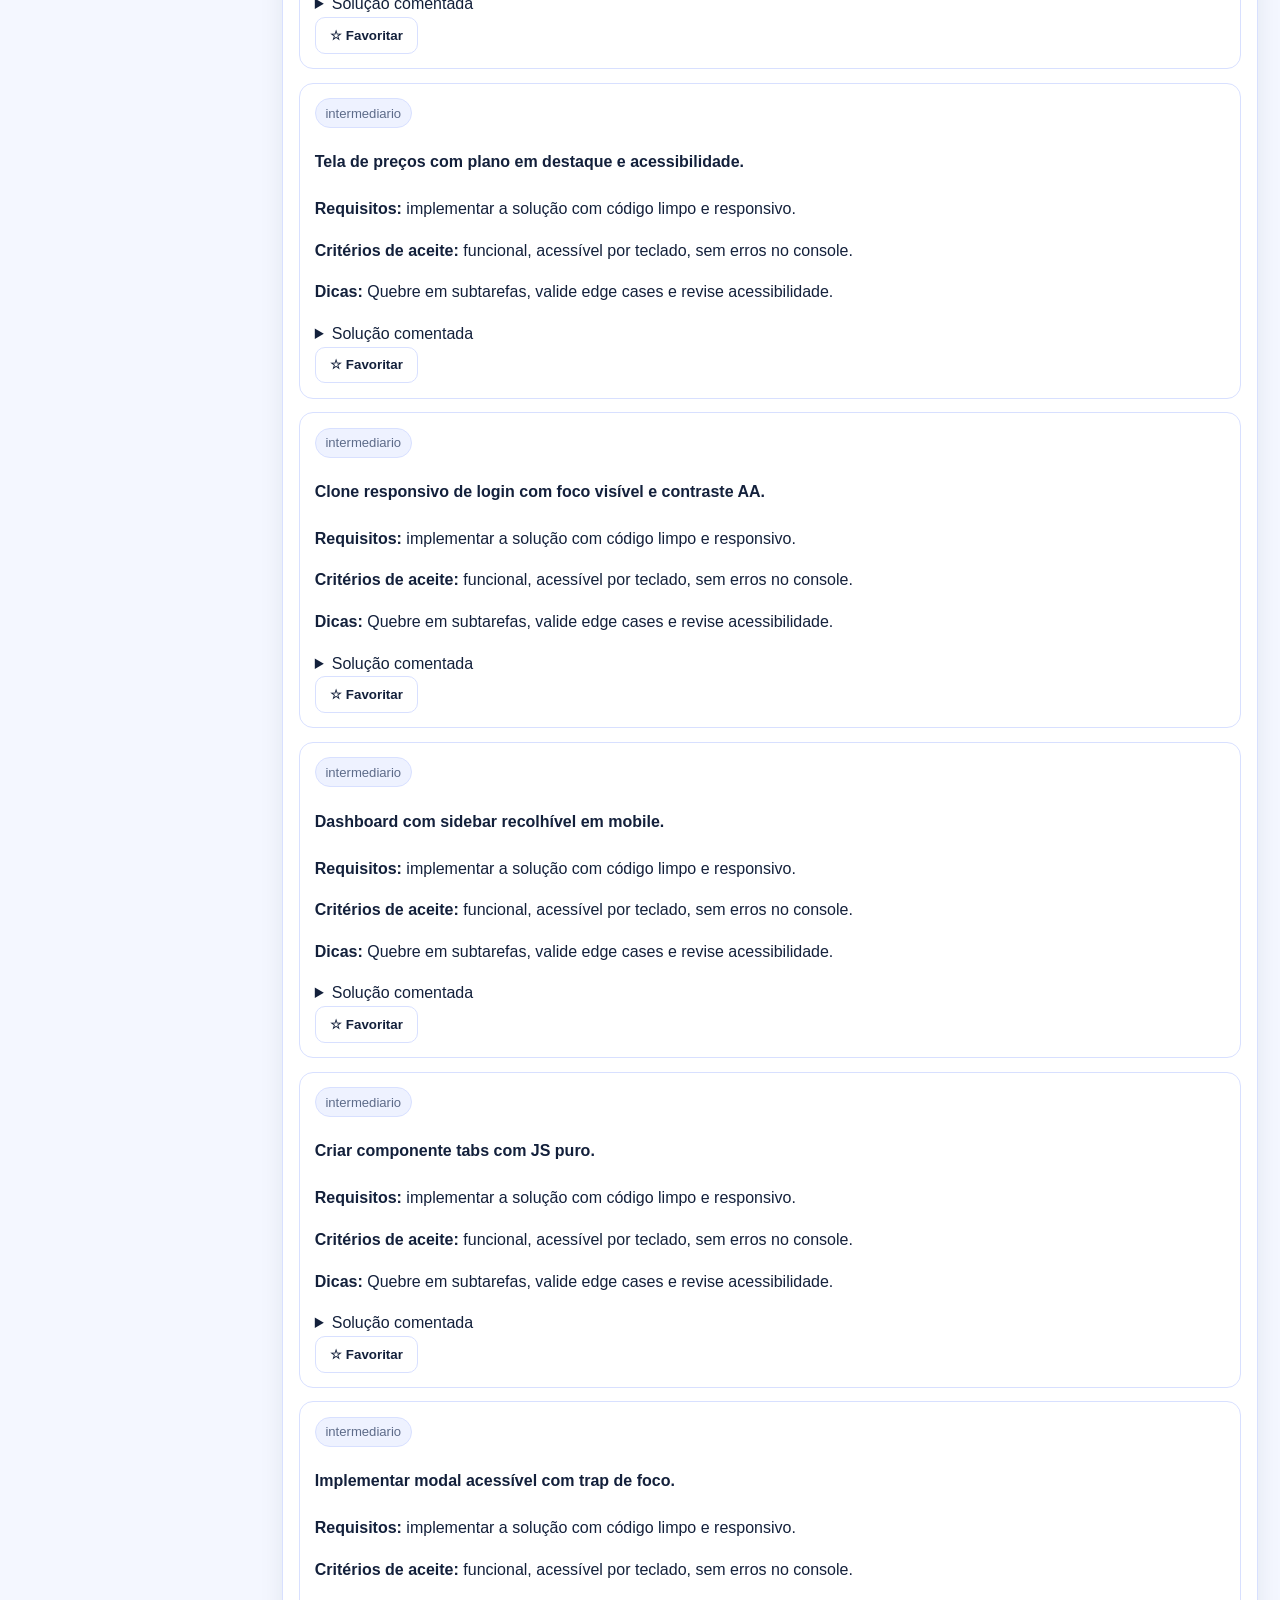
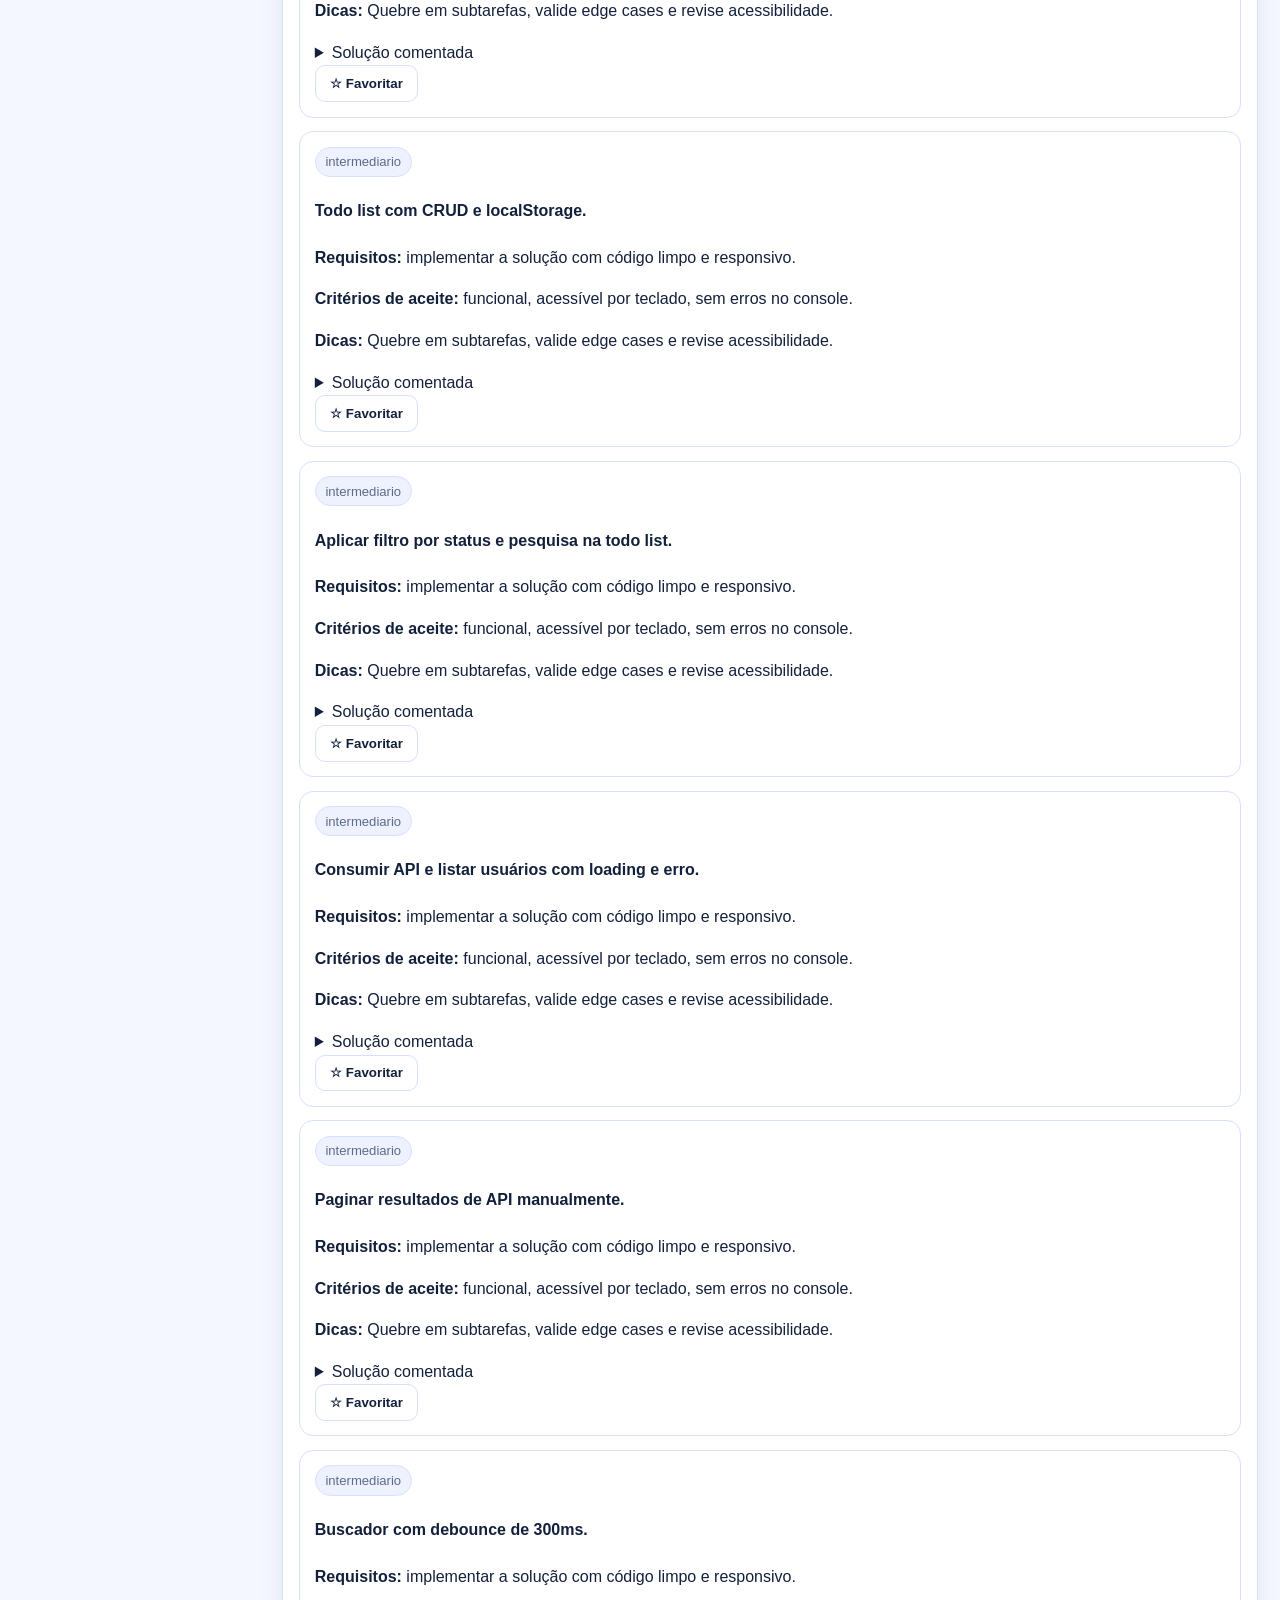
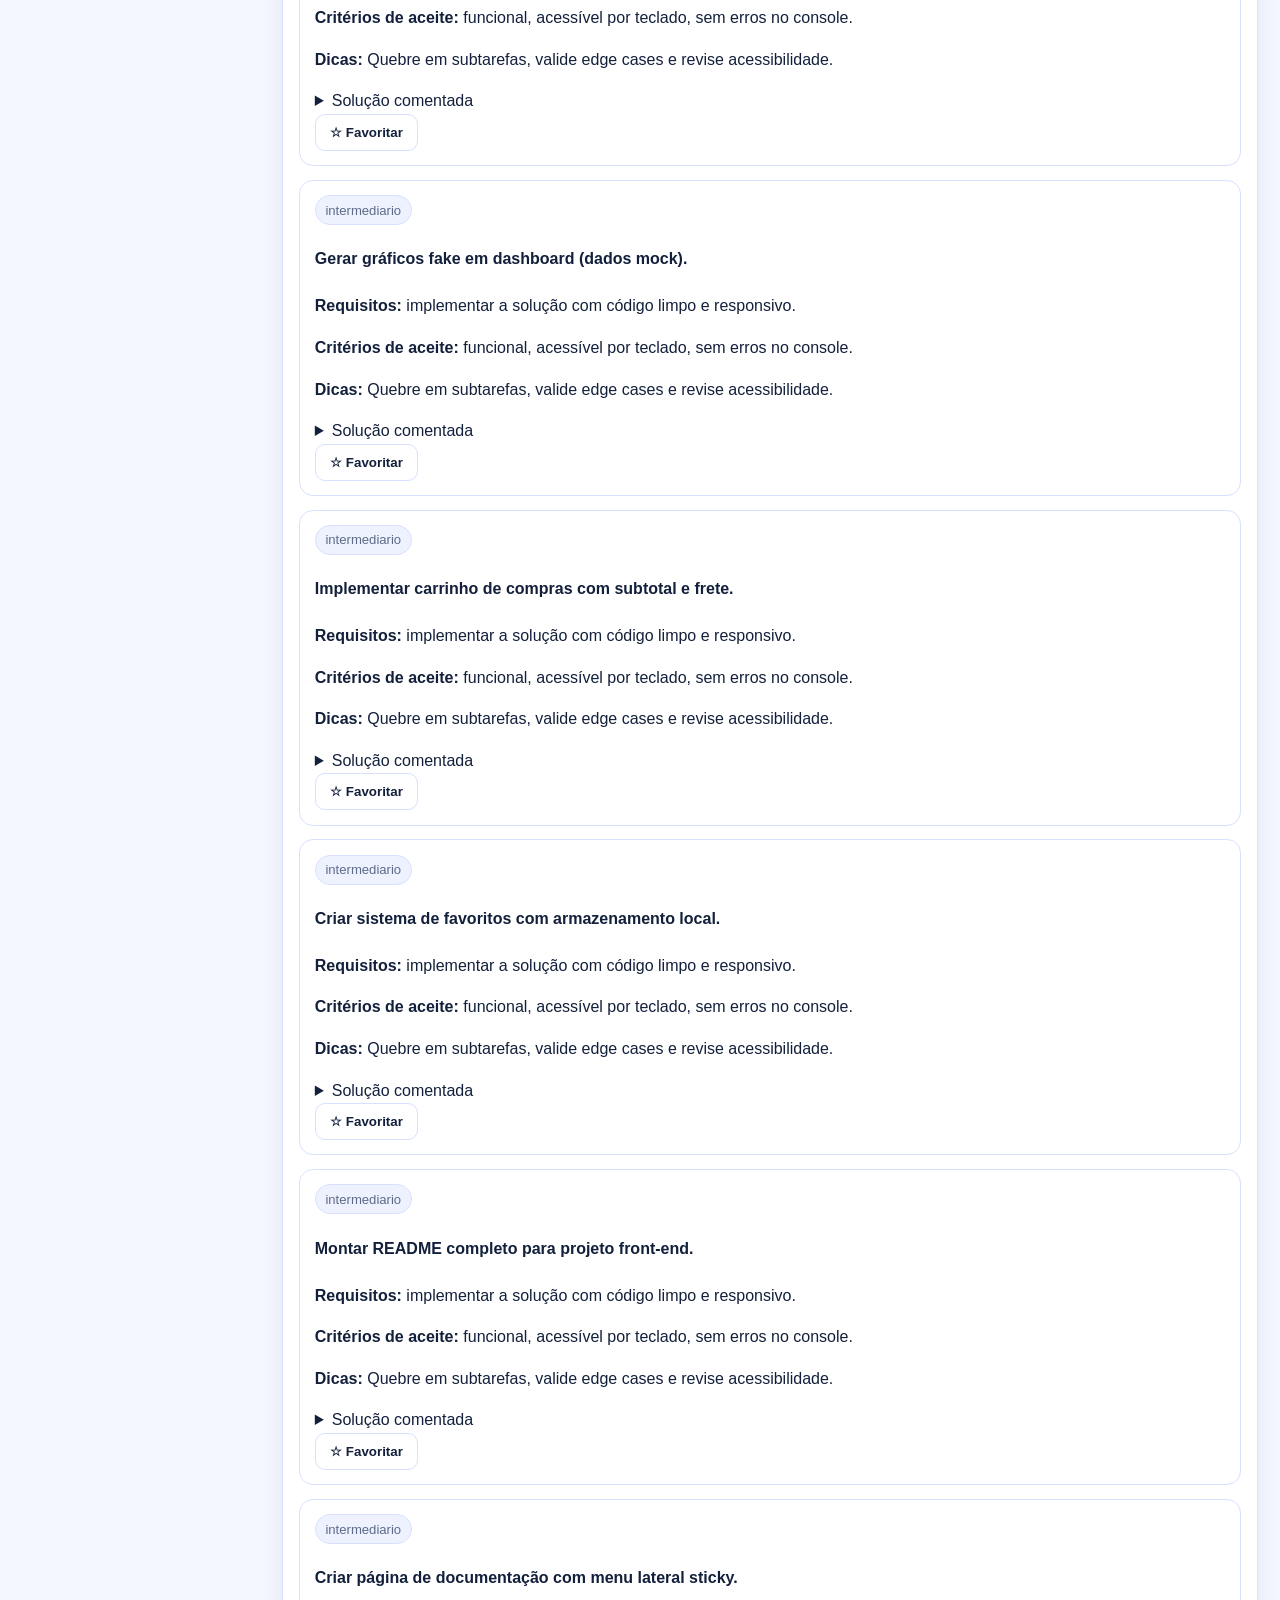
<file: desafios.html>
<!doctype html><html lang="pt-BR"><head><meta charset="UTF-8"><meta name="viewport" content="width=device-width, initial-scale=1.0"><title>Desafios | Front-end do Zero ao Mercado</title><link rel="stylesheet" href="assets/css/styles.css"></head><body><div class="layout"><aside class="sidebar"><div class="brand"><span class="brand-badge"></span>Front-end do Zero ao Mercado</div><nav class="nav-links"><a href="index.html">Home</a><a href="trilhas.html">Trilhas</a><a href="aulas.html">Aulas</a><a href="playground.html">Playground</a><a href="desafios.html">Desafios</a><a href="projetos.html">Projetos</a><a href="portfolio.html">Portfólio</a><a href="carreira.html">Carreira</a><a href="recursos.html">Recursos</a><a href="sobre.html">Sobre/Contato</a></nav></aside><main class="content"><header class="topbar"><div class="search"><input id="globalSearch" placeholder="Buscar desafio por nível ou tema"></div><button id="themeToggle">🌙 Modo escuro</button></header><section class="card"><h1>Desafios Práticos</h1><p>30 iniciantes, 20 intermediários e 10 avançados. Cada desafio traz requisitos, critérios, dicas e solução comentada.</p></section><section id="challengeModules" class="grid"></section></main></div><script src="assets/js/data.js"></script><script src="assets/js/main.js"></script><script src="assets/js/pages.js"></script></body></html>
</file>
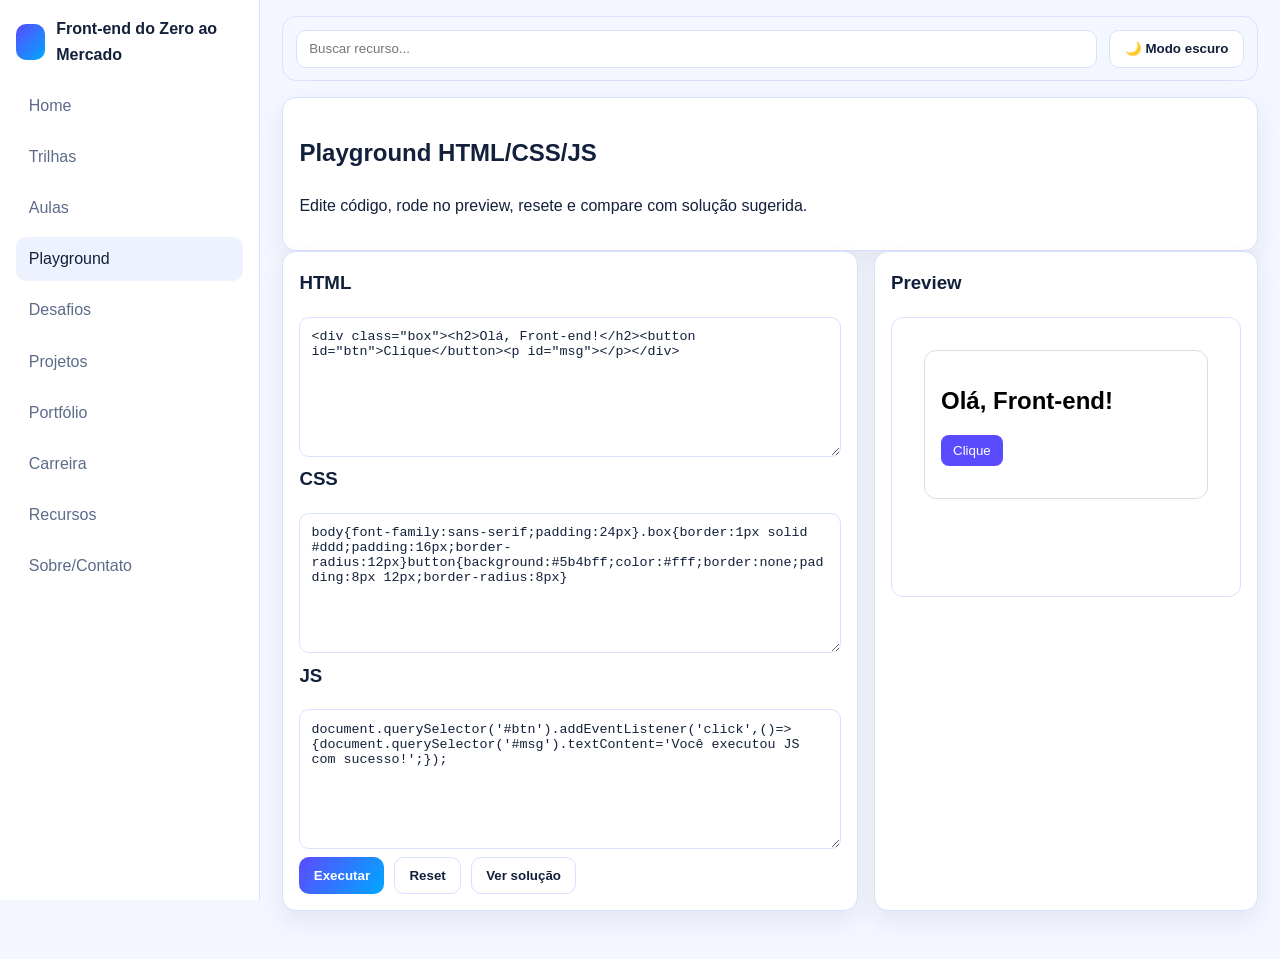
<file: playground.html>
<!doctype html><html lang="pt-BR"><head><meta charset="UTF-8"><meta name="viewport" content="width=device-width, initial-scale=1.0"><title>Playground | Front-end do Zero ao Mercado</title><link rel="stylesheet" href="assets/css/styles.css"></head><body><div class="layout"><aside class="sidebar"><div class="brand"><span class="brand-badge"></span>Front-end do Zero ao Mercado</div><nav class="nav-links"><a href="index.html">Home</a><a href="trilhas.html">Trilhas</a><a href="aulas.html">Aulas</a><a href="playground.html">Playground</a><a href="desafios.html">Desafios</a><a href="projetos.html">Projetos</a><a href="portfolio.html">Portfólio</a><a href="carreira.html">Carreira</a><a href="recursos.html">Recursos</a><a href="sobre.html">Sobre/Contato</a></nav></aside><main class="content"><header class="topbar"><div class="search"><input id="globalSearch" placeholder="Buscar recurso..."></div><button id="themeToggle">🌙 Modo escuro</button></header><section class="card"><h1>Playground HTML/CSS/JS</h1><p>Edite código, rode no preview, resete e compare com solução sugerida.</p></section><section class="two-col"><article class="card"><h3>HTML</h3><textarea id="codeHtml" class="editor"></textarea><h3>CSS</h3><textarea id="codeCss" class="editor"></textarea><h3>JS</h3><textarea id="codeJs" class="editor"></textarea><div class="inline-actions"><button class="primary" id="runCode">Executar</button><button id="resetCode">Reset</button><button id="solutionCode">Ver solução</button></div></article><article class="card"><h3>Preview</h3><iframe id="previewFrame" class="preview" title="preview"></iframe></article></section></main></div><script src="assets/js/data.js"></script><script src="assets/js/main.js"></script><script src="assets/js/pages.js"></script></body></html>
</file>
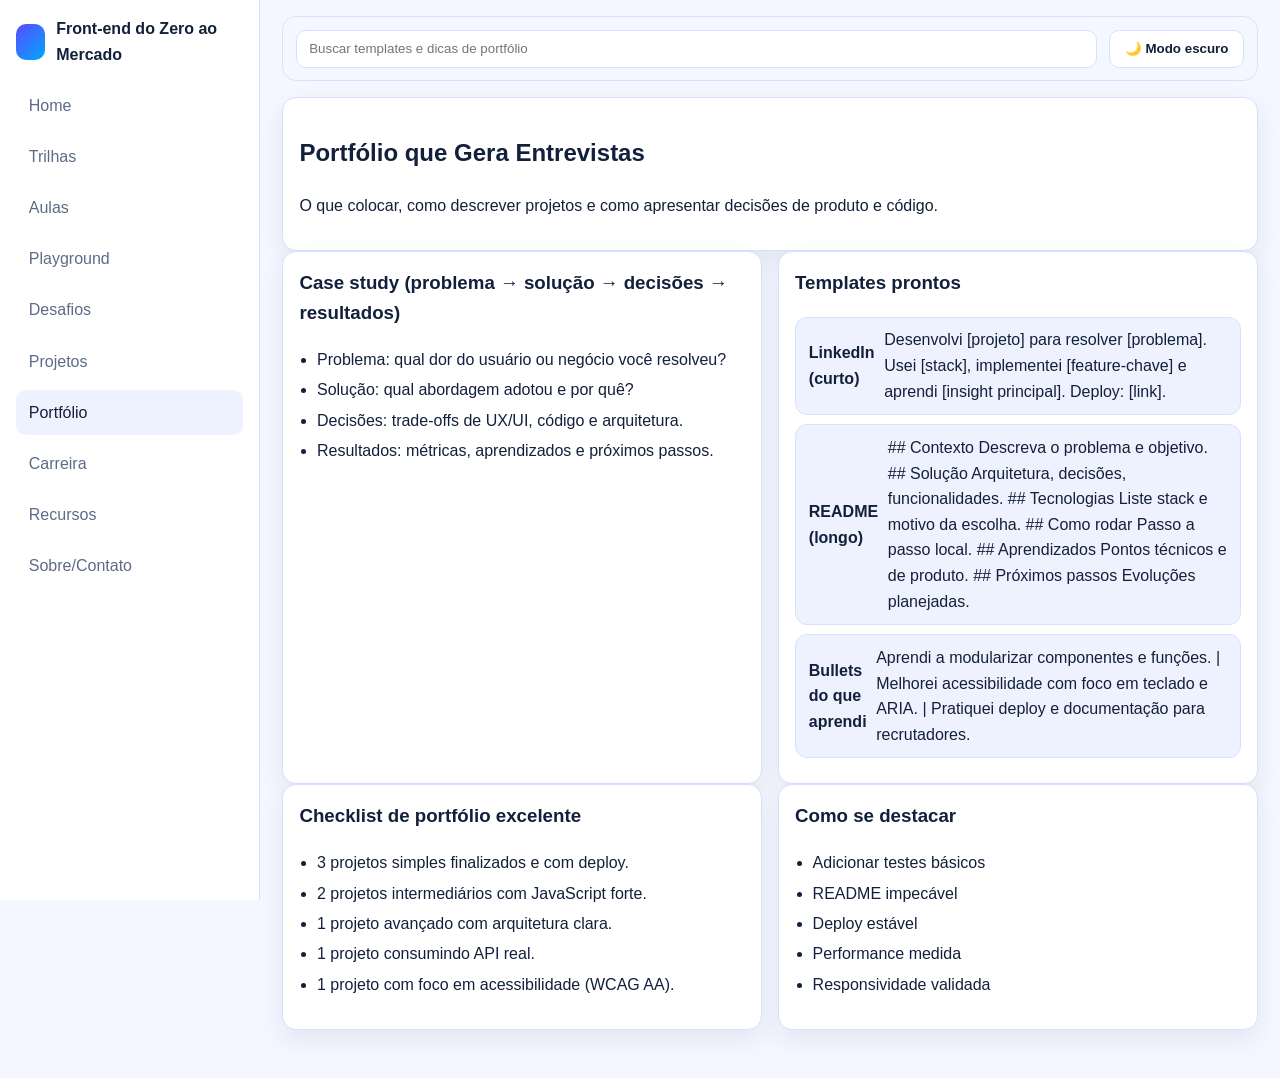
<file: portfolio.html>
<!doctype html><html lang="pt-BR"><head><meta charset="UTF-8"><meta name="viewport" content="width=device-width, initial-scale=1.0"><title>Portfólio | Front-end do Zero ao Mercado</title><link rel="stylesheet" href="assets/css/styles.css"></head><body><div class="layout"><aside class="sidebar"><div class="brand"><span class="brand-badge"></span>Front-end do Zero ao Mercado</div><nav class="nav-links"><a href="index.html">Home</a><a href="trilhas.html">Trilhas</a><a href="aulas.html">Aulas</a><a href="playground.html">Playground</a><a href="desafios.html">Desafios</a><a href="projetos.html">Projetos</a><a href="portfolio.html">Portfólio</a><a href="carreira.html">Carreira</a><a href="recursos.html">Recursos</a><a href="sobre.html">Sobre/Contato</a></nav></aside><main class="content"><header class="topbar"><div class="search"><input id="globalSearch" placeholder="Buscar templates e dicas de portfólio"></div><button id="themeToggle">🌙 Modo escuro</button></header><section class="card"><h1>Portfólio que Gera Entrevistas</h1><p>O que colocar, como descrever projetos e como apresentar decisões de produto e código.</p></section><section class="grid cards-2"><article class="card"><h3>Case study (problema → solução → decisões → resultados)</h3><ul class="checklist" id="caseStudySteps"></ul></article><article class="card"><h3>Templates prontos</h3><div id="portfolioTemplates"></div></article></section><section class="grid cards-2"><article class="card"><h3>Checklist de portfólio excelente</h3><ul class="checklist" id="portfolioChecklist"></ul></article><article class="card"><h3>Como se destacar</h3><ul class="checklist" id="portfolioDestaque"></ul></article></section></main></div><script src="assets/js/data.js"></script><script src="assets/js/main.js"></script><script src="assets/js/pages.js"></script></body></html>
</file>
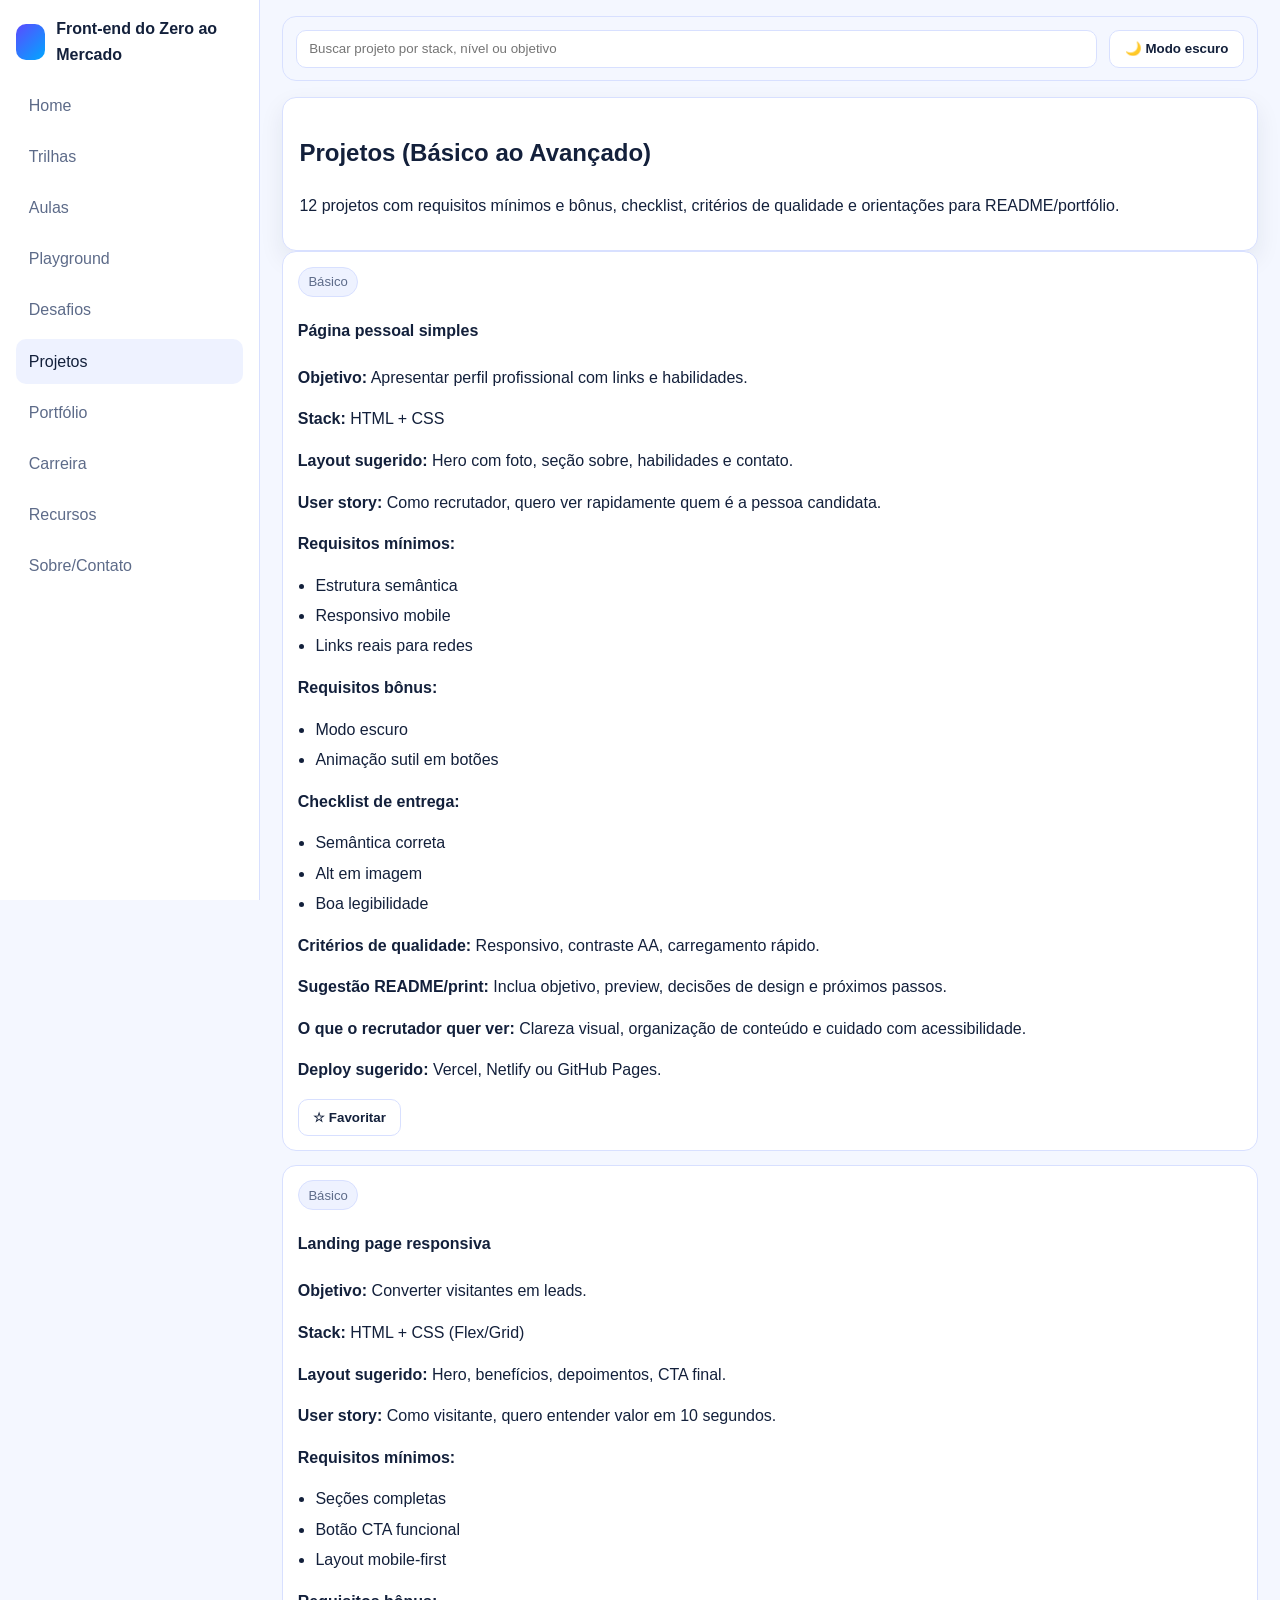
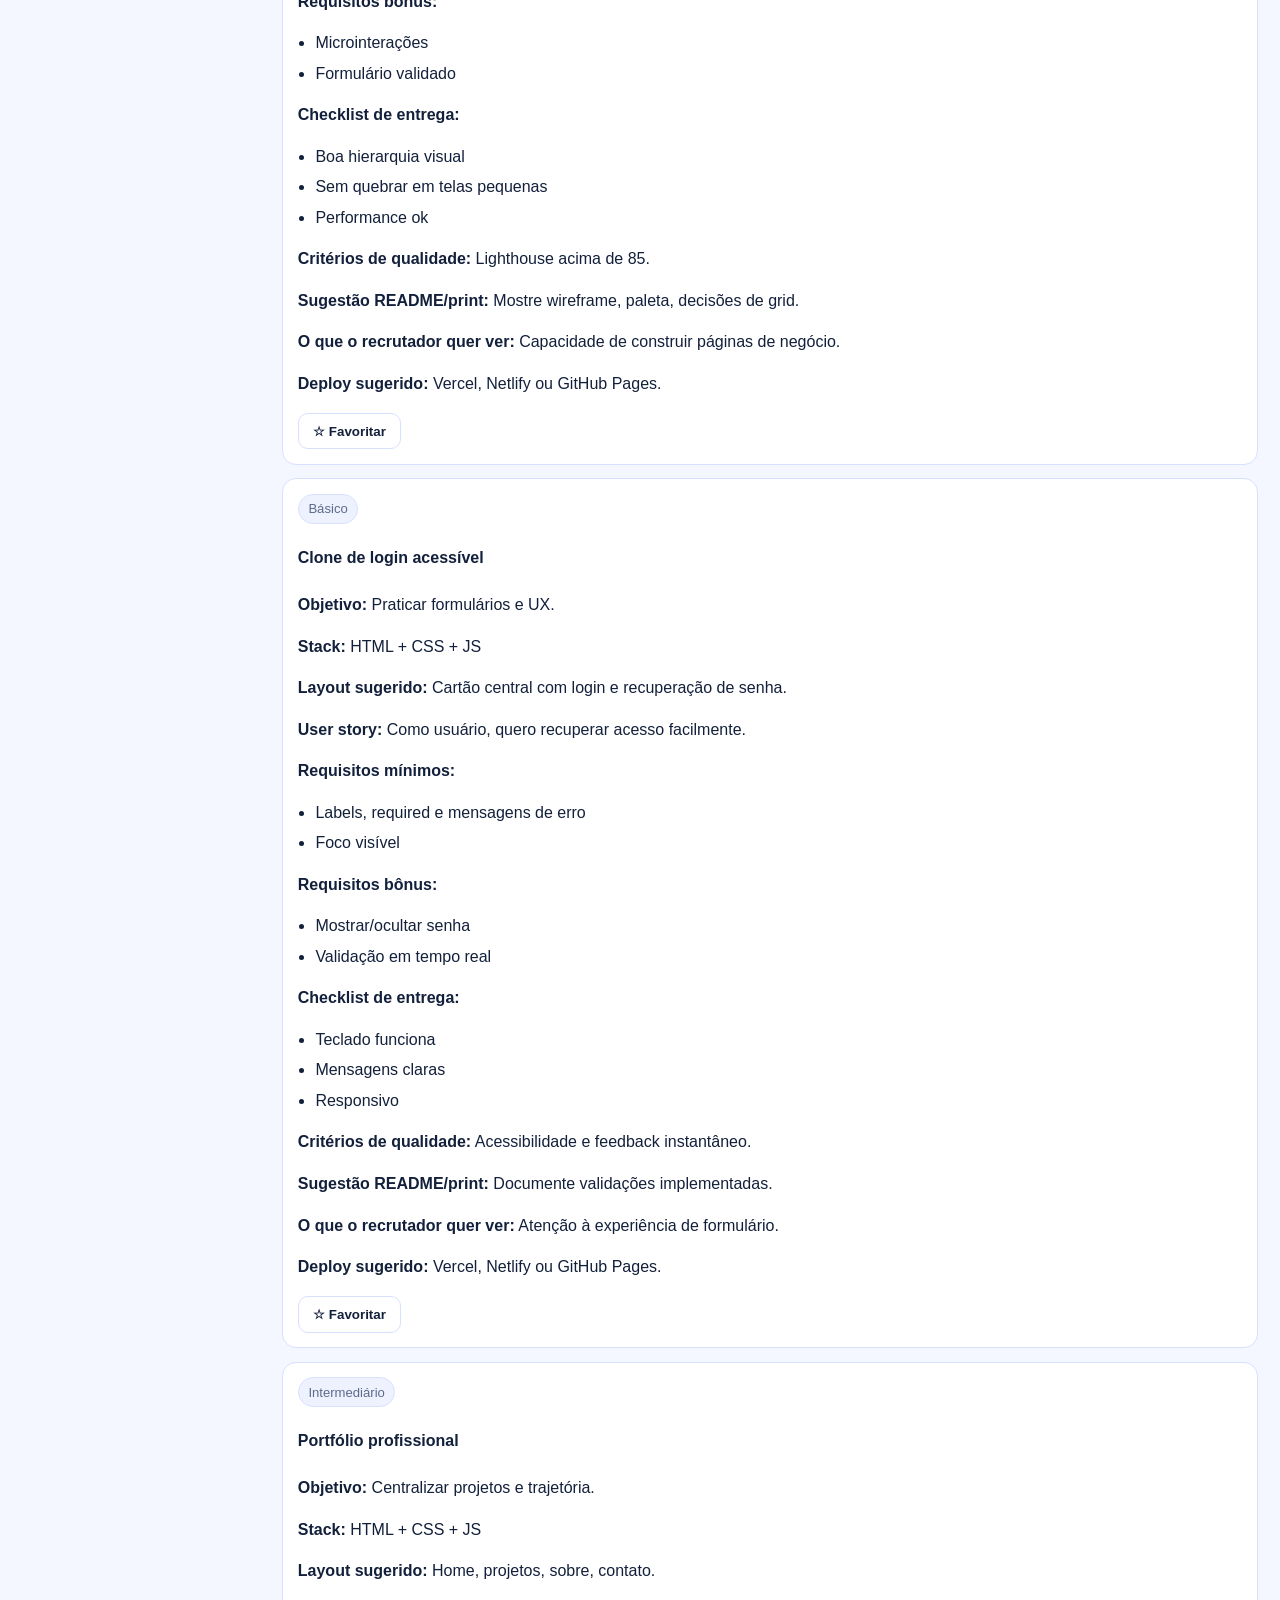
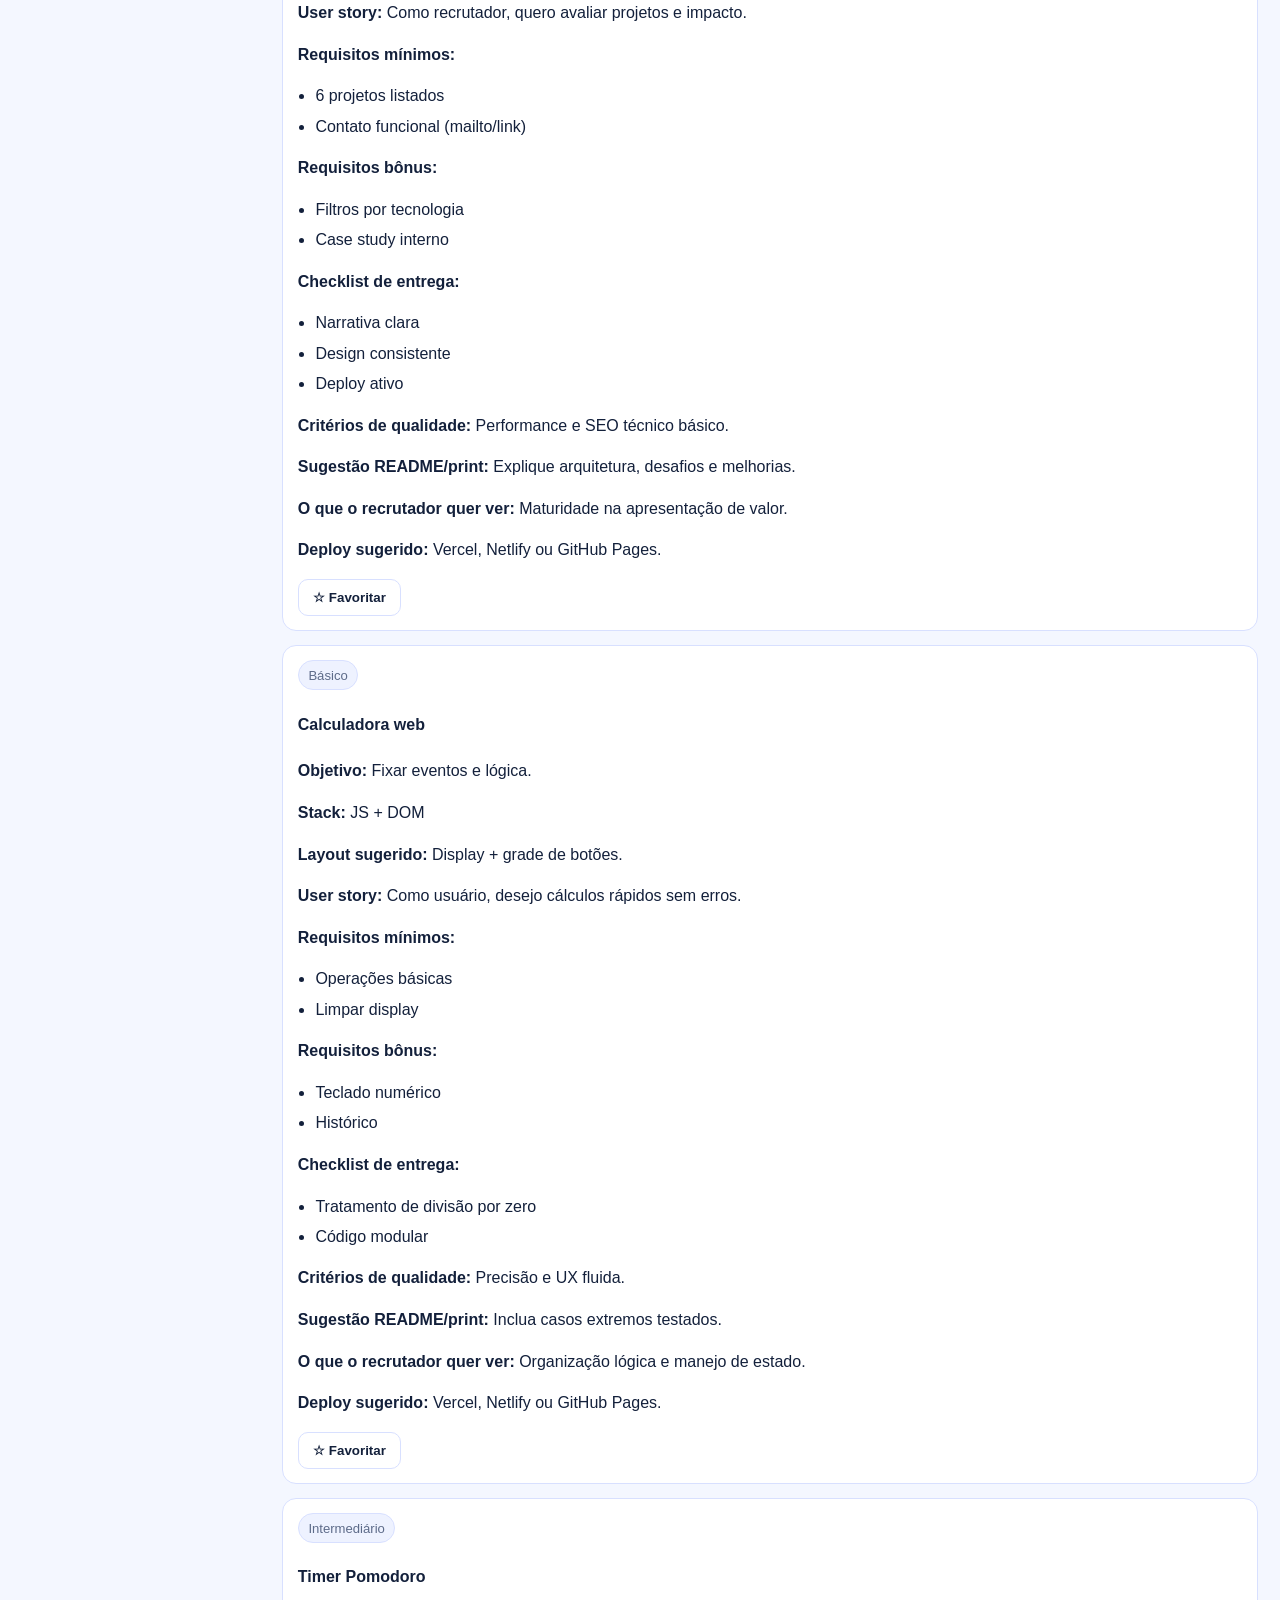
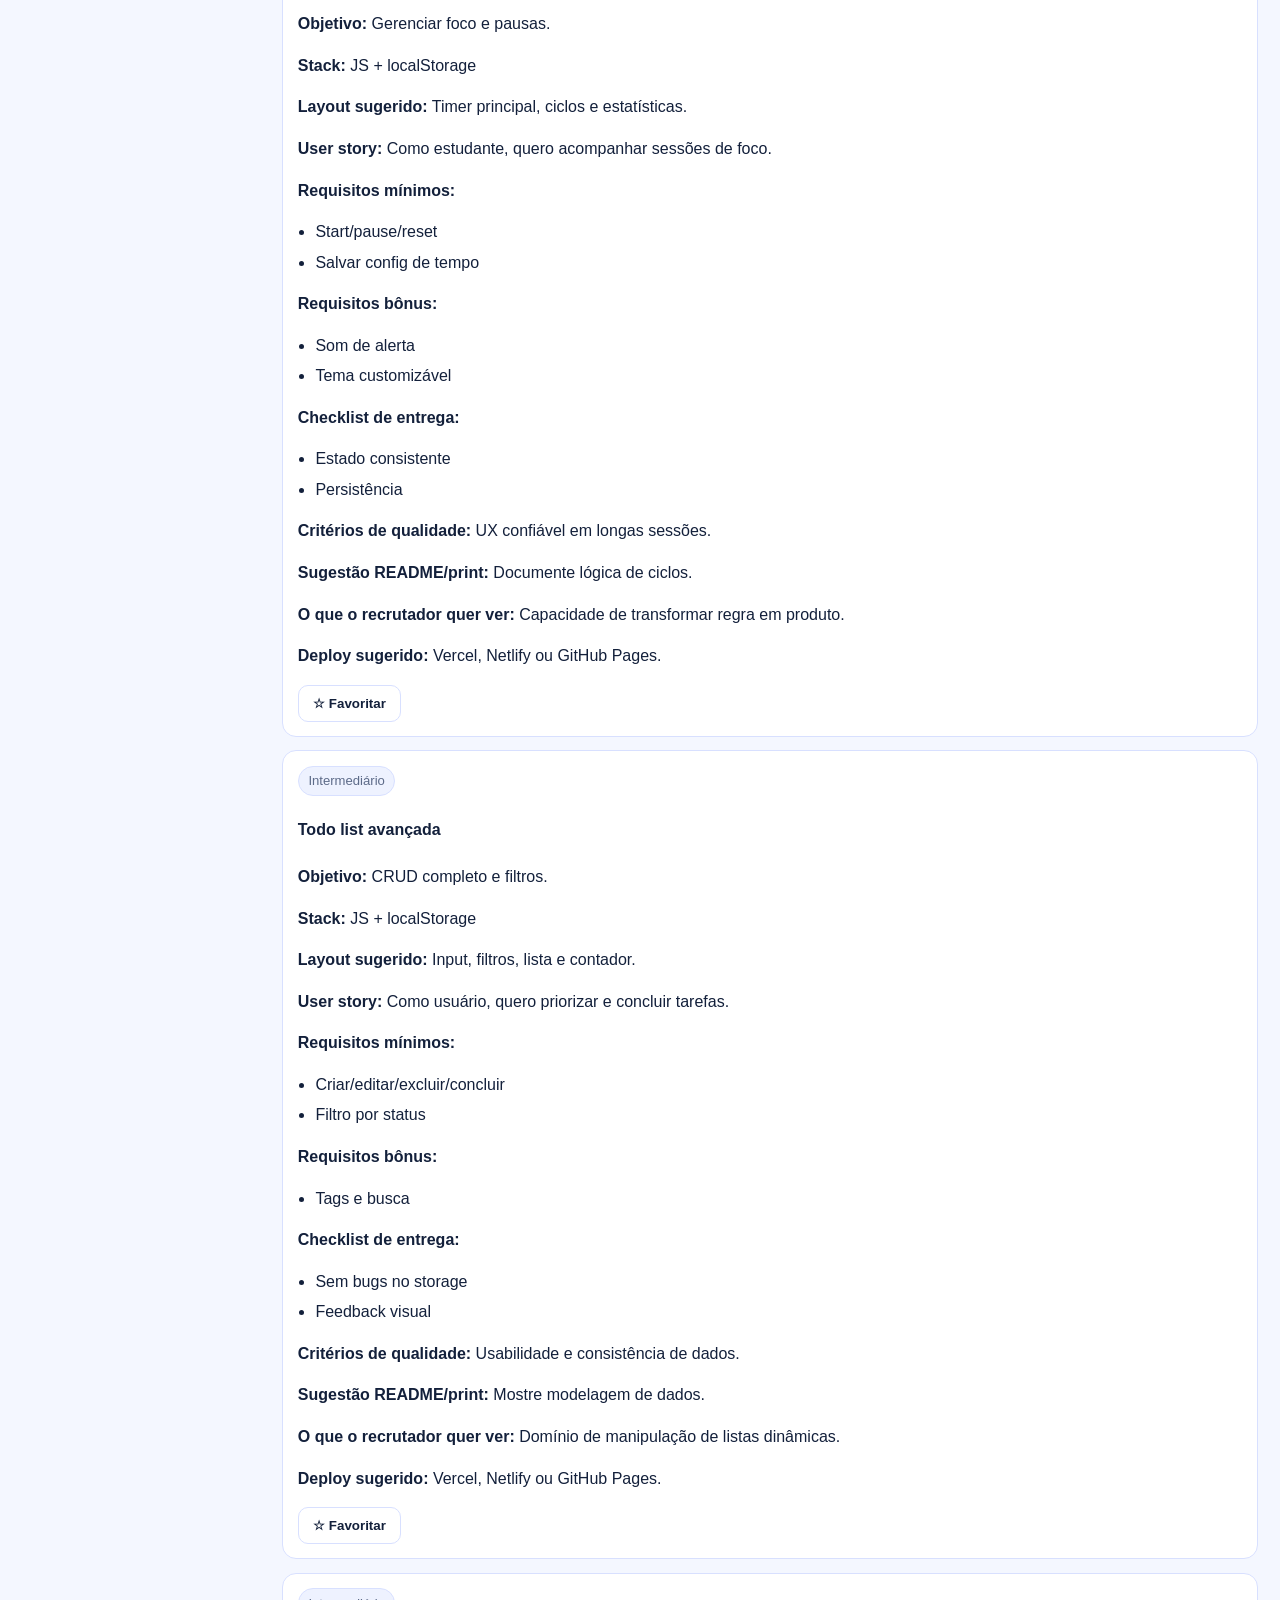
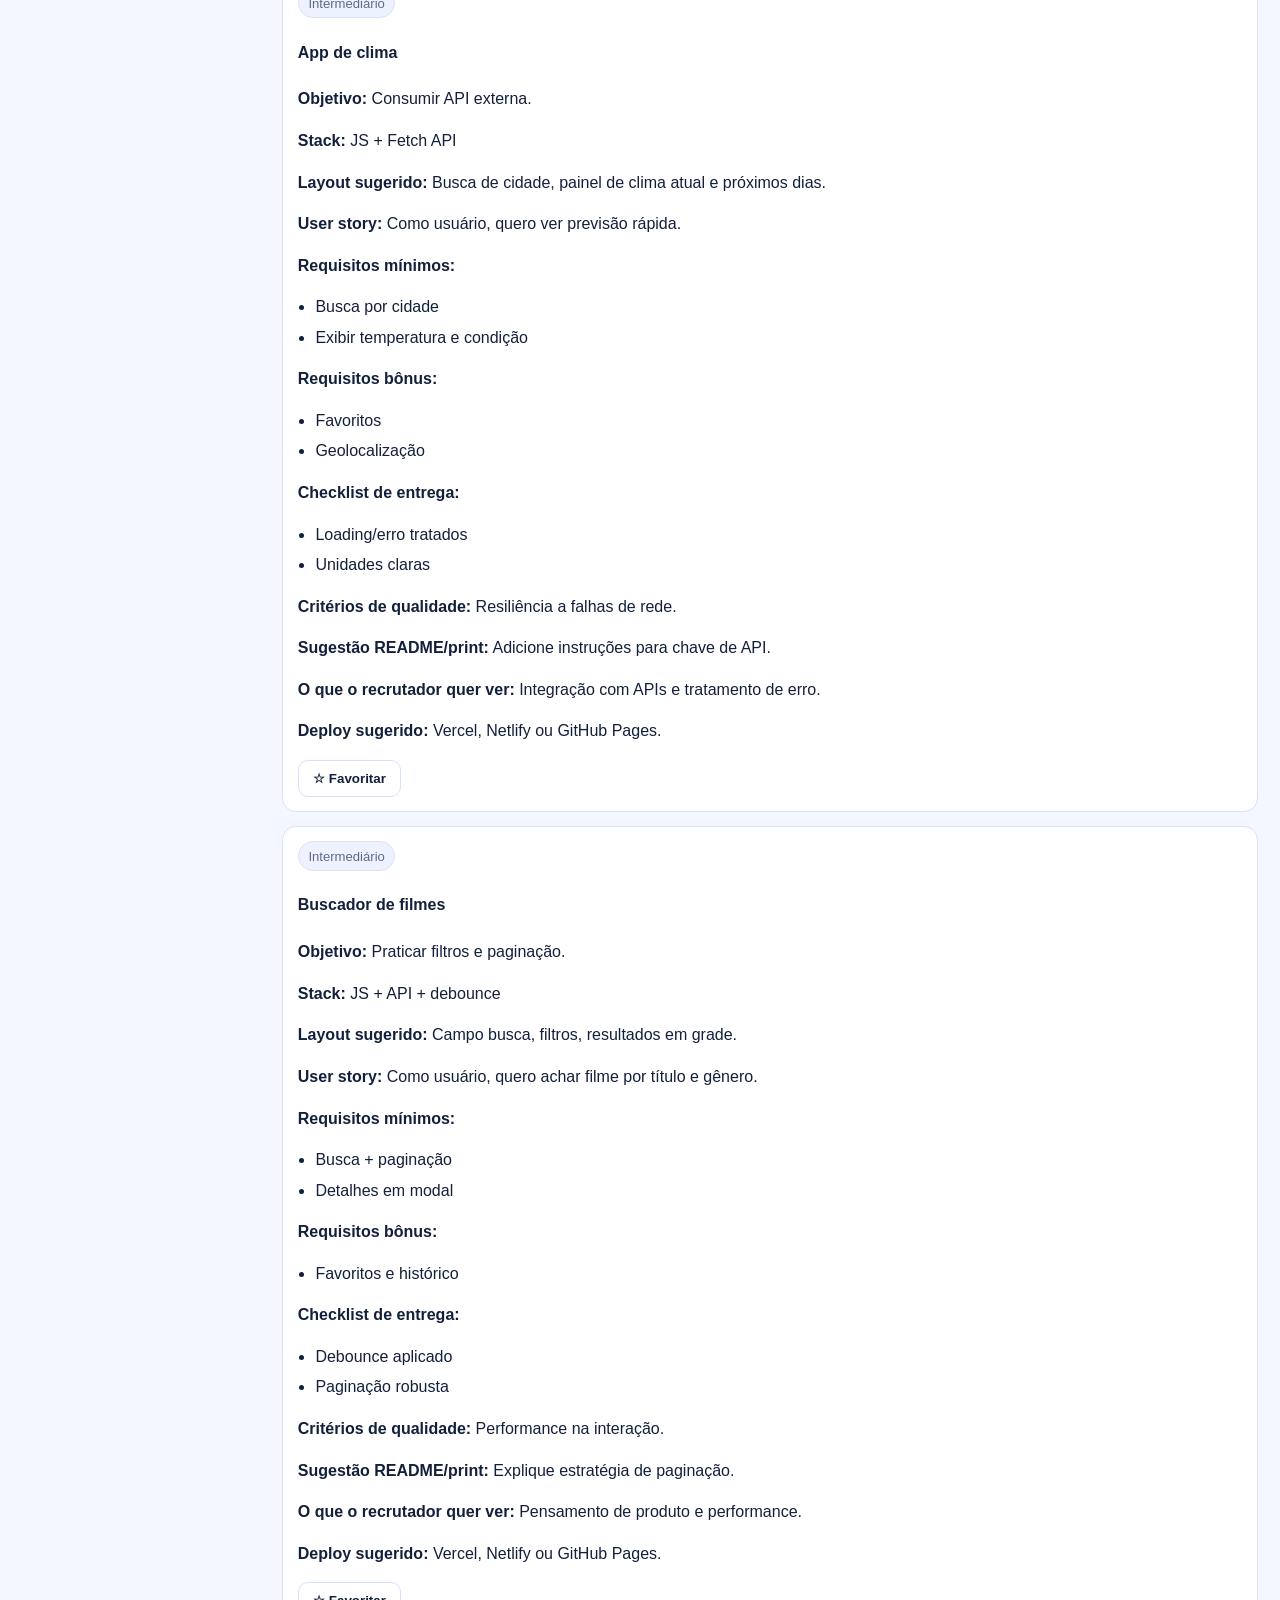
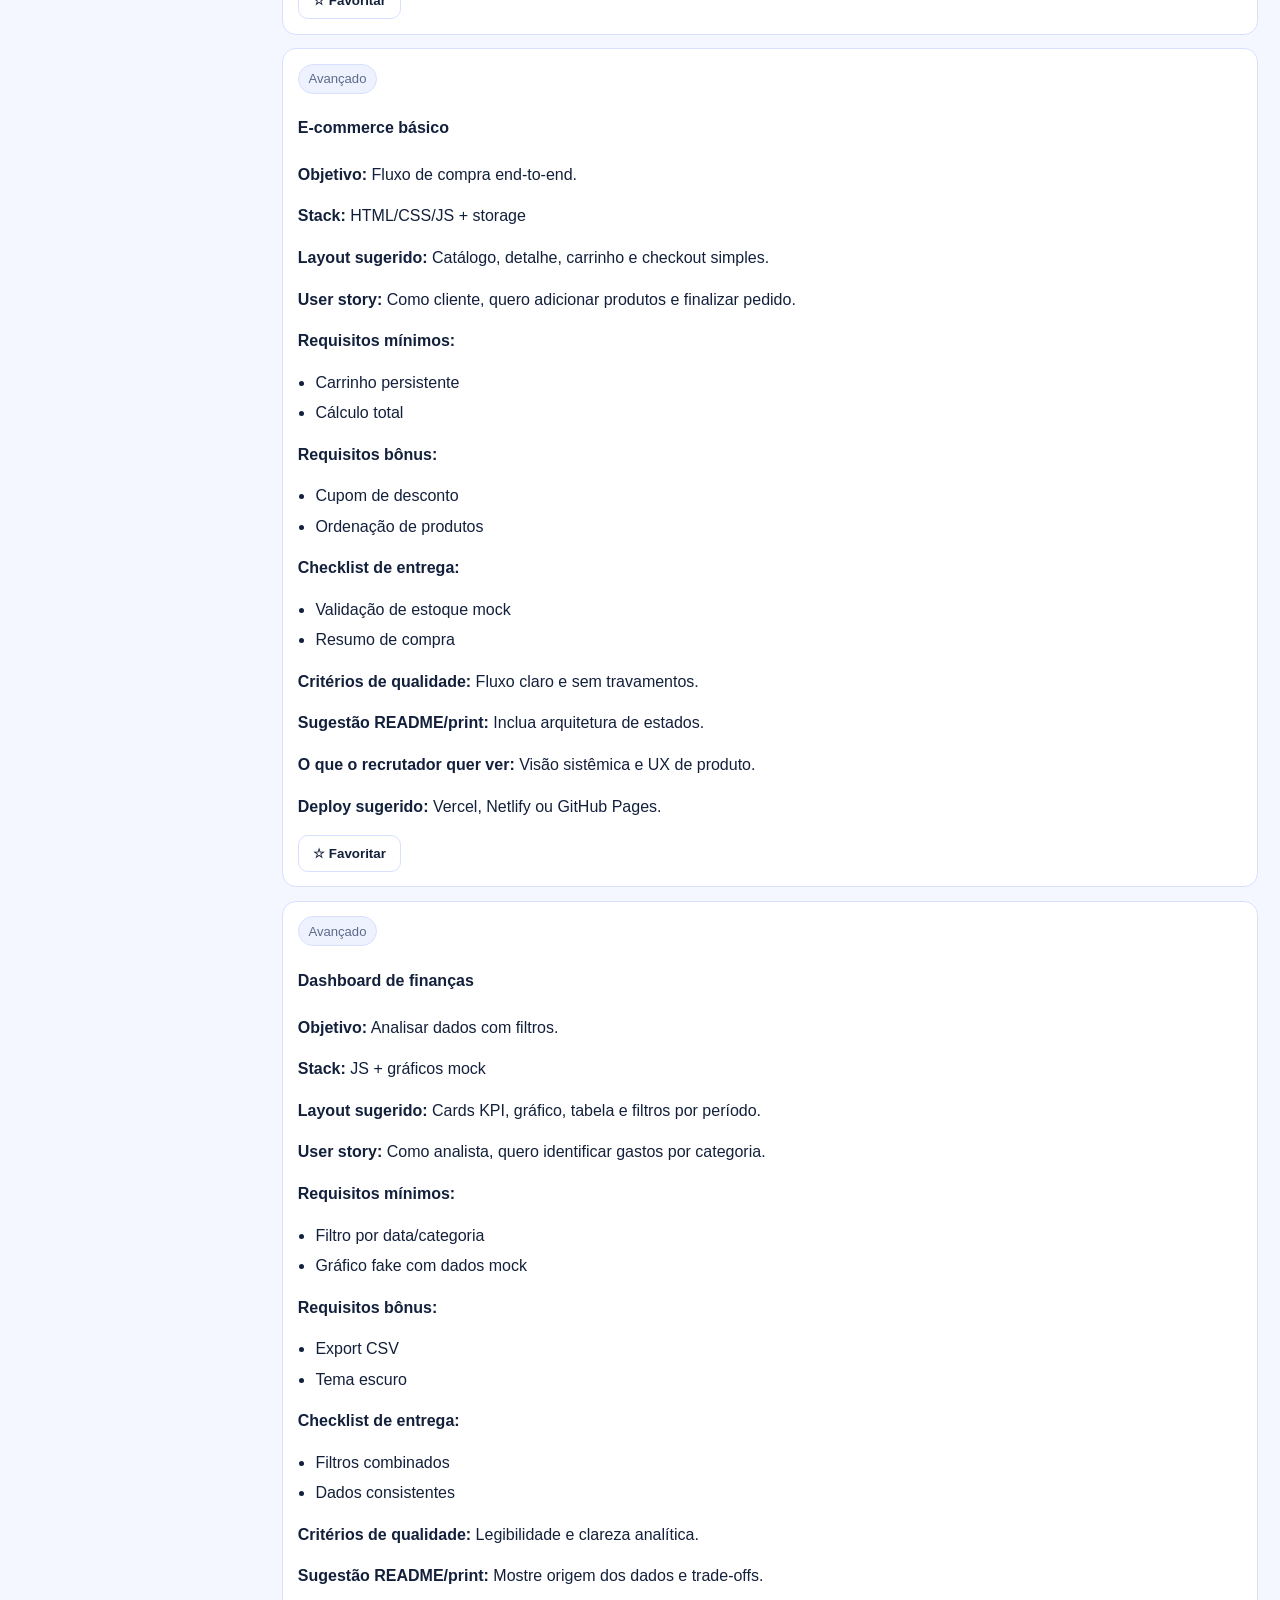
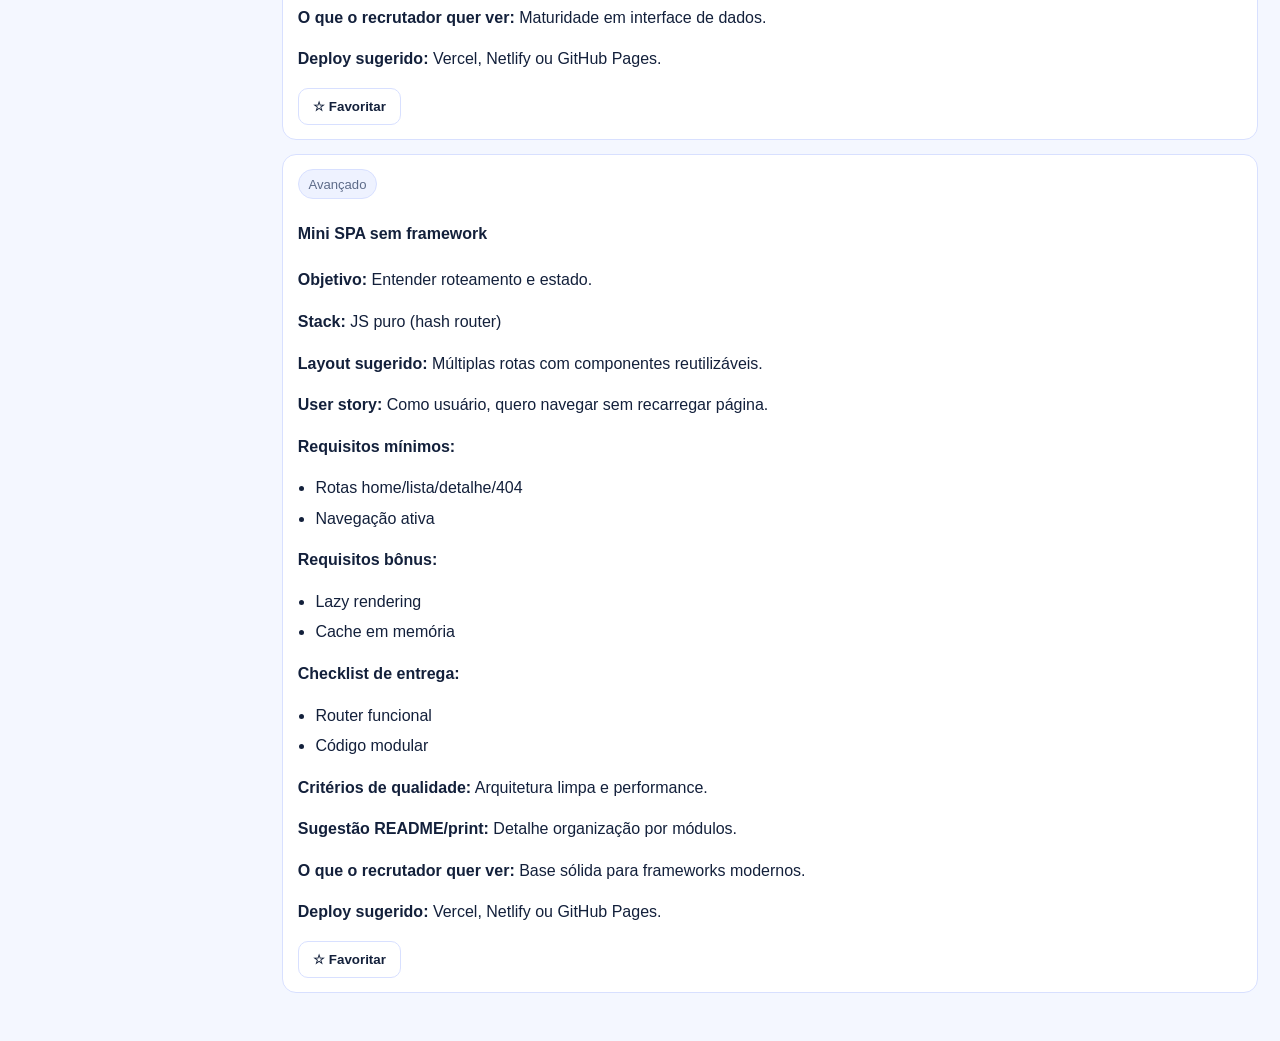
<file: projetos.html>
<!doctype html><html lang="pt-BR"><head><meta charset="UTF-8"><meta name="viewport" content="width=device-width, initial-scale=1.0"><title>Projetos | Front-end do Zero ao Mercado</title><link rel="stylesheet" href="assets/css/styles.css"></head><body><div class="layout"><aside class="sidebar"><div class="brand"><span class="brand-badge"></span>Front-end do Zero ao Mercado</div><nav class="nav-links"><a href="index.html">Home</a><a href="trilhas.html">Trilhas</a><a href="aulas.html">Aulas</a><a href="playground.html">Playground</a><a href="desafios.html">Desafios</a><a href="projetos.html">Projetos</a><a href="portfolio.html">Portfólio</a><a href="carreira.html">Carreira</a><a href="recursos.html">Recursos</a><a href="sobre.html">Sobre/Contato</a></nav></aside><main class="content"><header class="topbar"><div class="search"><input id="globalSearch" placeholder="Buscar projeto por stack, nível ou objetivo"></div><button id="themeToggle">🌙 Modo escuro</button></header><section class="card"><h1>Projetos (Básico ao Avançado)</h1><p>12 projetos com requisitos mínimos e bônus, checklist, critérios de qualidade e orientações para README/portfólio.</p></section><section id="projectModules" class="project-list"></section></main></div><script src="assets/js/data.js"></script><script src="assets/js/main.js"></script><script src="assets/js/pages.js"></script></body></html>
</file>
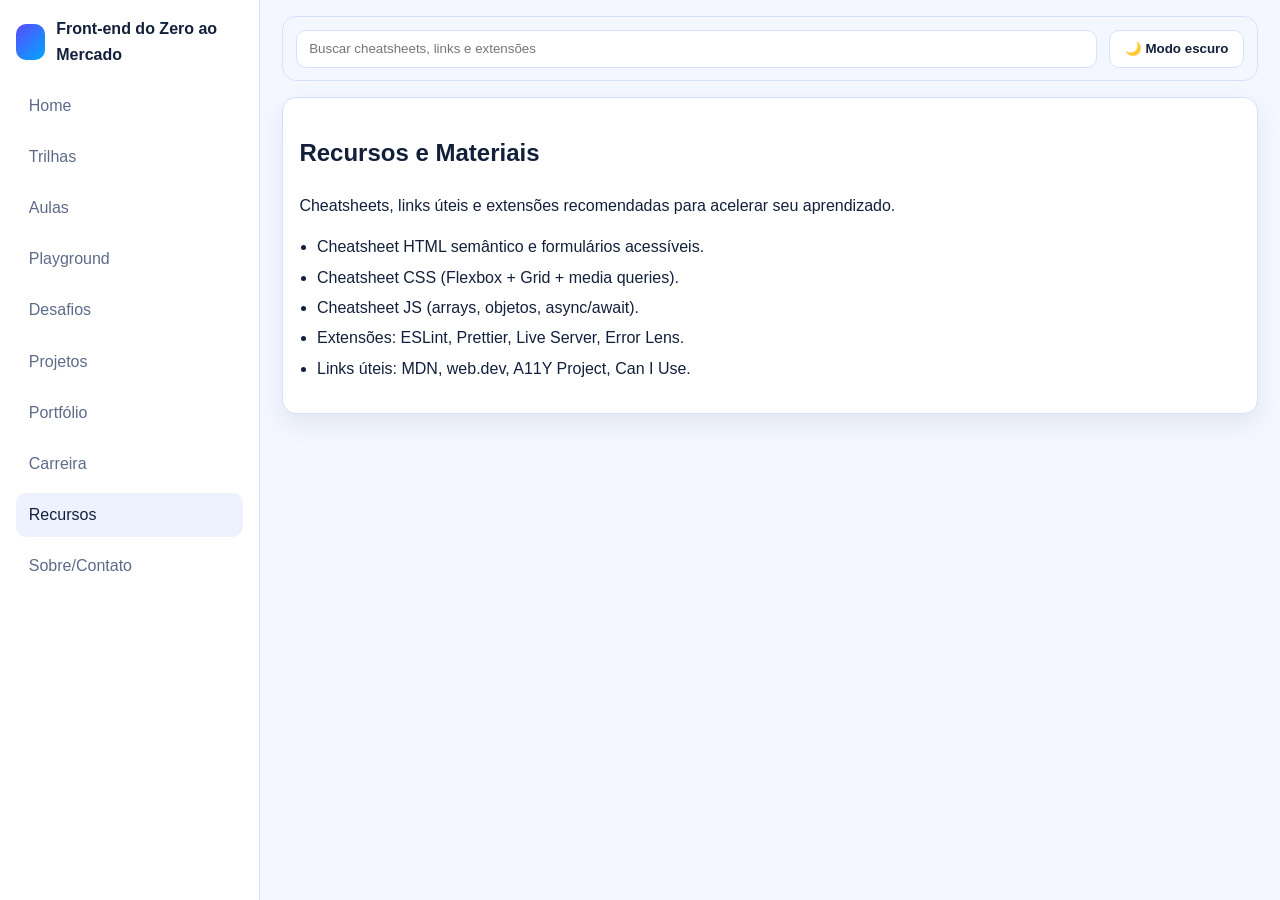
<file: recursos.html>
<!doctype html><html lang="pt-BR"><head><meta charset="UTF-8"><meta name="viewport" content="width=device-width, initial-scale=1.0"><title>Recursos | Front-end do Zero ao Mercado</title><link rel="stylesheet" href="assets/css/styles.css"></head><body><div class="layout"><aside class="sidebar"><div class="brand"><span class="brand-badge"></span>Front-end do Zero ao Mercado</div><nav class="nav-links"><a href="index.html">Home</a><a href="trilhas.html">Trilhas</a><a href="aulas.html">Aulas</a><a href="playground.html">Playground</a><a href="desafios.html">Desafios</a><a href="projetos.html">Projetos</a><a href="portfolio.html">Portfólio</a><a href="carreira.html">Carreira</a><a href="recursos.html">Recursos</a><a href="sobre.html">Sobre/Contato</a></nav></aside><main class="content"><header class="topbar"><div class="search"><input id="globalSearch" placeholder="Buscar cheatsheets, links e extensões"></div><button id="themeToggle">🌙 Modo escuro</button></header><section class="card"><h1>Recursos e Materiais</h1><p>Cheatsheets, links úteis e extensões recomendadas para acelerar seu aprendizado.</p><ul class="checklist" id="resourcesList"></ul></section></main></div><script src="assets/js/data.js"></script><script src="assets/js/main.js"></script><script src="assets/js/pages.js"></script></body></html>
</file>
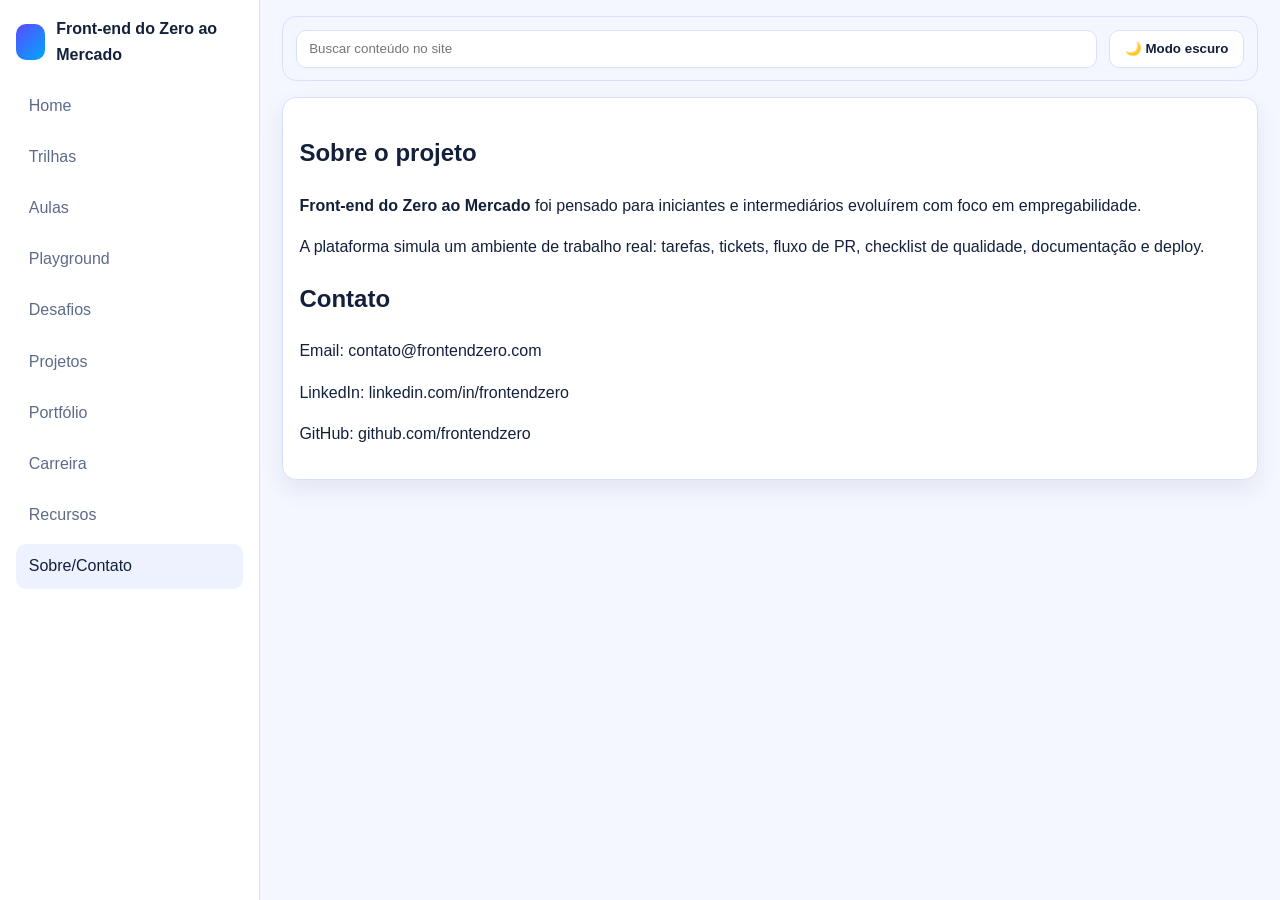
<file: sobre.html>
<!doctype html><html lang="pt-BR"><head><meta charset="UTF-8"><meta name="viewport" content="width=device-width, initial-scale=1.0"><title>Sobre | Front-end do Zero ao Mercado</title><link rel="stylesheet" href="assets/css/styles.css"></head><body><div class="layout"><aside class="sidebar"><div class="brand"><span class="brand-badge"></span>Front-end do Zero ao Mercado</div><nav class="nav-links"><a href="index.html">Home</a><a href="trilhas.html">Trilhas</a><a href="aulas.html">Aulas</a><a href="playground.html">Playground</a><a href="desafios.html">Desafios</a><a href="projetos.html">Projetos</a><a href="portfolio.html">Portfólio</a><a href="carreira.html">Carreira</a><a href="recursos.html">Recursos</a><a href="sobre.html">Sobre/Contato</a></nav></aside><main class="content"><header class="topbar"><div class="search"><input id="globalSearch" placeholder="Buscar conteúdo no site"></div><button id="themeToggle">🌙 Modo escuro</button></header><section class="card"><h1>Sobre o projeto</h1><p><strong>Front-end do Zero ao Mercado</strong> foi pensado para iniciantes e intermediários evoluírem com foco em empregabilidade.</p><p>A plataforma simula um ambiente de trabalho real: tarefas, tickets, fluxo de PR, checklist de qualidade, documentação e deploy.</p><h2>Contato</h2><p>Email: contato@frontendzero.com</p><p>LinkedIn: linkedin.com/in/frontendzero</p><p>GitHub: github.com/frontendzero</p></section></main></div><script src="assets/js/data.js"></script><script src="assets/js/main.js"></script><script src="assets/js/pages.js"></script></body></html>
</file>
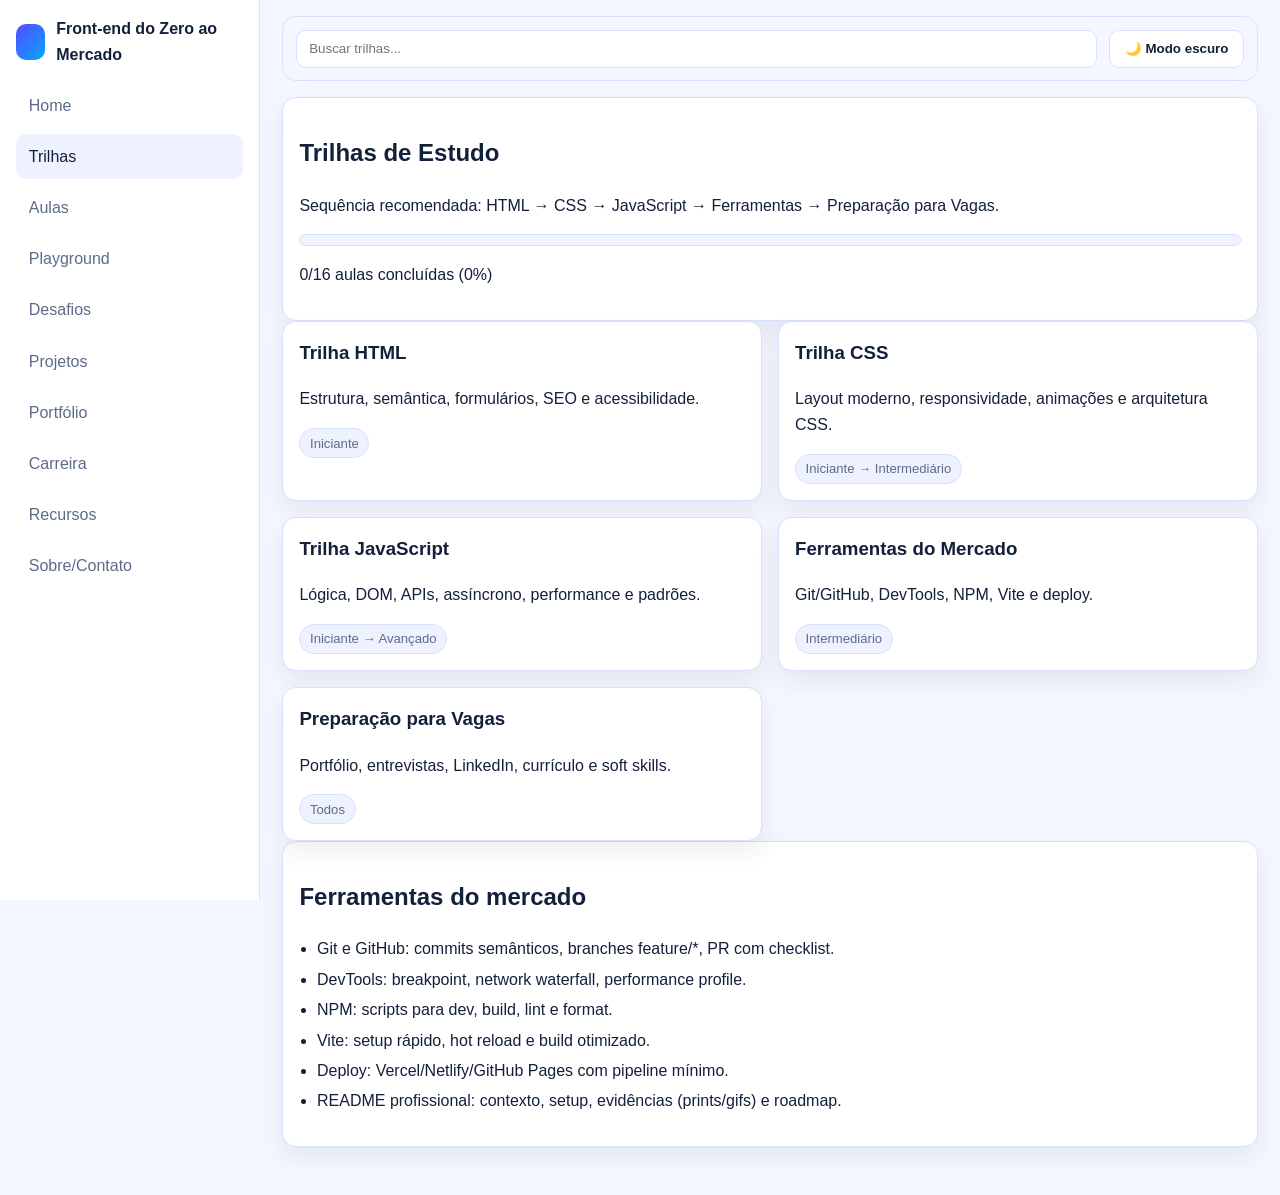
<file: trilhas.html>
<!doctype html><html lang="pt-BR"><head><meta charset="UTF-8"><meta name="viewport" content="width=device-width, initial-scale=1.0"><title>Trilhas | Front-end do Zero ao Mercado</title><link rel="stylesheet" href="assets/css/styles.css"></head><body><div class="layout"><aside class="sidebar"><div class="brand"><span class="brand-badge"></span>Front-end do Zero ao Mercado</div><nav class="nav-links"><a href="index.html">Home</a><a href="trilhas.html">Trilhas</a><a href="aulas.html">Aulas</a><a href="playground.html">Playground</a><a href="desafios.html">Desafios</a><a href="projetos.html">Projetos</a><a href="portfolio.html">Portfólio</a><a href="carreira.html">Carreira</a><a href="recursos.html">Recursos</a><a href="sobre.html">Sobre/Contato</a></nav></aside><main class="content"><header class="topbar"><div class="search"><input id="globalSearch" placeholder="Buscar trilhas..."></div><button id="themeToggle">🌙 Modo escuro</button></header><section class="card"><h1>Trilhas de Estudo</h1><p>Sequência recomendada: HTML → CSS → JavaScript → Ferramentas → Preparação para Vagas.</p><div class="progress-wrap"><div class="progress-bar" data-progress-bar></div></div><p data-progress-label></p></section><section id="trackList" class="grid cards-2"></section><section class="card"><h2>Ferramentas do mercado</h2><ul class="checklist" id="marketTools"></ul></section></main></div><script src="assets/js/data.js"></script><script src="assets/js/main.js"></script><script src="assets/js/pages.js"></script></body></html>
</file>
<file: assets/css/styles.css>
:root {
  --bg: #f4f7ff;
  --surface: #ffffff;
  --surface-alt: #eef2ff;
  --text: #13203b;
  --muted: #5d6b89;
  --primary: #5b4bff;
  --primary-dark: #4536db;
  --accent: #00a7ff;
  --success: #18a065;
  --warning: #f29d38;
  --danger: #de3f5f;
  --border: #d8e0ff;
  --shadow: 0 10px 24px rgba(24, 33, 69, 0.08);
  --radius: 14px;
}

[data-theme="dark"] {
  --bg: #0d1220;
  --surface: #151c30;
  --surface-alt: #1c2644;
  --text: #e7edff;
  --muted: #9db0da;
  --primary: #8a7bff;
  --primary-dark: #7060f0;
  --accent: #4ebeff;
  --border: #2b3763;
  --shadow: 0 10px 24px rgba(0, 0, 0, 0.32);
}

* { box-sizing: border-box; }
html, body { margin: 0; padding: 0; }
body {
  font-family: Inter, Segoe UI, Roboto, sans-serif;
  background: var(--bg);
  color: var(--text);
  line-height: 1.6;
}

a { color: inherit; text-decoration: none; }
img { max-width: 100%; display: block; }

.layout {
  min-height: 100vh;
  display: grid;
  grid-template-columns: 260px 1fr;
}

.sidebar {
  position: sticky;
  top: 0;
  align-self: start;
  height: 100vh;
  padding: 1rem;
  background: var(--surface);
  border-right: 1px solid var(--border);
}

.brand {
  display: flex;
  align-items: center;
  gap: .7rem;
  font-weight: 700;
  margin-bottom: 1rem;
}

.brand-badge {
  width: 36px;
  height: 36px;
  border-radius: 10px;
  background: linear-gradient(135deg, var(--primary), var(--accent));
}

.nav-links {
  display: grid;
  gap: .4rem;
}

.nav-links a {
  padding: .6rem .8rem;
  border-radius: 10px;
  color: var(--muted);
  font-weight: 500;
}

.nav-links a.active,
.nav-links a:hover,
.button:hover {
  background: var(--surface-alt);
  color: var(--text);
}

.content {
  padding: 1rem 1.4rem 3rem;
}

.topbar {
  position: sticky;
  top: 0;
  z-index: 8;
  margin-bottom: 1rem;
  background: color-mix(in srgb, var(--bg) 85%, transparent);
  backdrop-filter: blur(8px);
  border: 1px solid var(--border);
  border-radius: var(--radius);
  padding: .8rem;
  display: flex;
  justify-content: space-between;
  gap: .8rem;
  flex-wrap: wrap;
}

.search {
  display: flex;
  align-items: center;
  gap: .6rem;
  min-width: 260px;
  flex: 1;
}

.search input,
select,
textarea {
  width: 100%;
  border: 1px solid var(--border);
  background: var(--surface);
  color: var(--text);
  border-radius: 10px;
  padding: .65rem .75rem;
}

.button,
button {
  border: none;
  padding: .62rem .9rem;
  border-radius: 10px;
  background: var(--surface);
  color: var(--text);
  cursor: pointer;
  font-weight: 600;
  border: 1px solid var(--border);
}

.button.primary,
button.primary {
  background: linear-gradient(120deg, var(--primary), var(--accent));
  color: white;
  border: none;
}

.grid {
  display: grid;
  gap: 1rem;
}

.grid.cards-3 { grid-template-columns: repeat(3, minmax(0, 1fr)); }
.grid.cards-2 { grid-template-columns: repeat(2, minmax(0, 1fr)); }

.card {
  background: var(--surface);
  border: 1px solid var(--border);
  border-radius: var(--radius);
  box-shadow: var(--shadow);
  padding: 1rem;
}

.card h3 { margin-top: 0; }

.progress-wrap {
  width: 100%;
  background: var(--surface-alt);
  border-radius: 999px;
  overflow: hidden;
  height: 12px;
  border: 1px solid var(--border);
}

.progress-bar {
  height: 100%;
  background: linear-gradient(90deg, var(--success), var(--accent));
  width: 0;
  transition: width .3s ease;
}

.badge {
  display: inline-flex;
  padding: .22rem .6rem;
  border-radius: 999px;
  background: var(--surface-alt);
  border: 1px solid var(--border);
  color: var(--muted);
  font-size: .82rem;
  margin-right: .4rem;
}

.lesson-list,
.challenge-list,
.project-list {
  display: grid;
  gap: .85rem;
}

.lesson-item,
.challenge-item,
.project-item {
  background: var(--surface);
  border: 1px solid var(--border);
  border-radius: var(--radius);
  padding: .9rem;
}

.inline-actions { display: flex; gap: .6rem; flex-wrap: wrap; }

.checklist { padding-left: 1.1rem; }
.checklist li { margin-bottom: .3rem; }

.two-col {
  display: grid;
  grid-template-columns: 1.2fr .8fr;
  gap: 1rem;
}

.kpi {
  display: flex;
  justify-content: space-between;
  gap: .6rem;
  align-items: center;
  background: var(--surface-alt);
  border-radius: 12px;
  padding: .6rem .8rem;
  border: 1px solid var(--border);
  margin-bottom: .6rem;
}

.hidden { display: none; }

.editor {
  width: 100%;
  min-height: 140px;
  border-radius: 10px;
  border: 1px solid var(--border);
  background: var(--surface);
  color: var(--text);
  padding: .7rem;
  font-family: ui-monospace, SFMono-Regular, Menlo, monospace;
}

.preview {
  width: 100%;
  min-height: 280px;
  border: 1px solid var(--border);
  border-radius: 12px;
  background: white;
}

.footer-note {
  margin-top: 1.2rem;
  font-size: .9rem;
  color: var(--muted);
}

@media (max-width: 1100px) {
  .grid.cards-3 { grid-template-columns: repeat(2, minmax(0, 1fr)); }
  .two-col { grid-template-columns: 1fr; }
}

@media (max-width: 860px) {
  .layout { grid-template-columns: 1fr; }
  .sidebar {
    position: static;
    height: auto;
    border-right: none;
    border-bottom: 1px solid var(--border);
  }
  .grid.cards-3,
  .grid.cards-2 { grid-template-columns: 1fr; }
}
</file>
